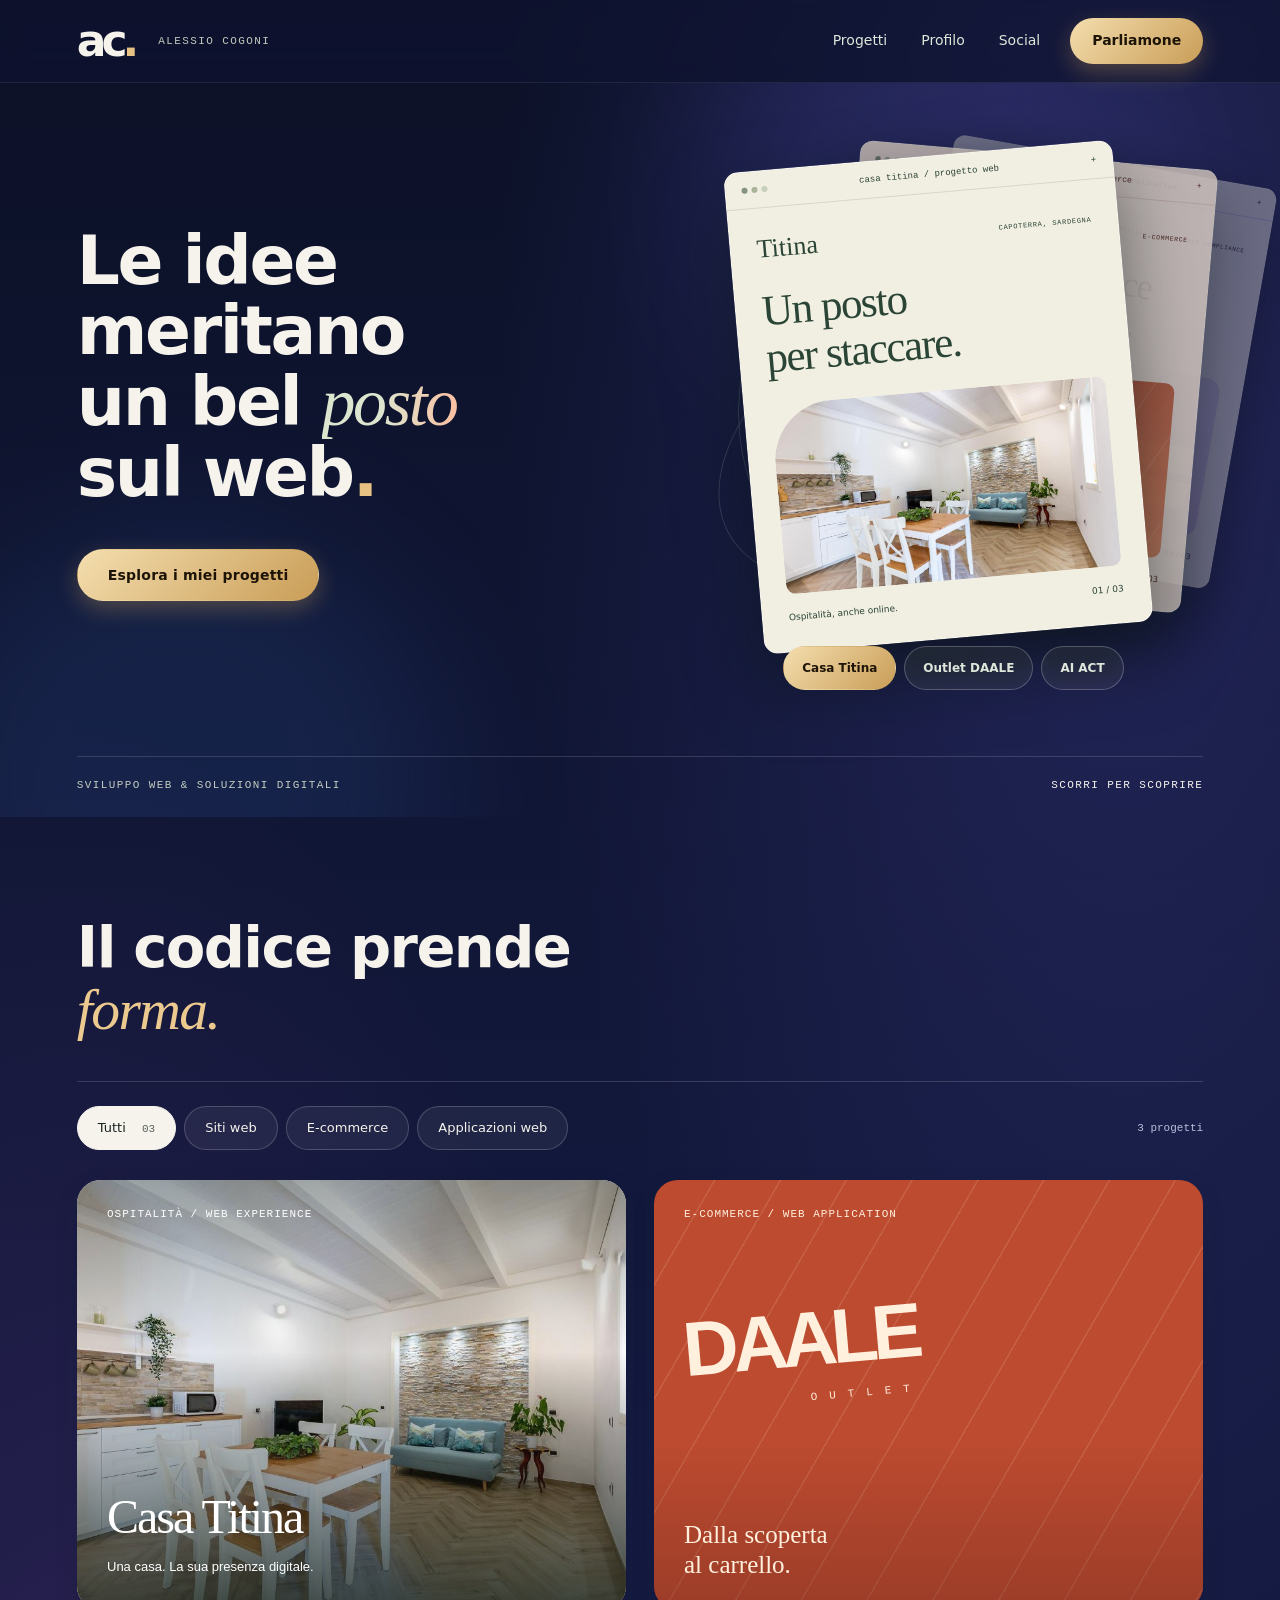
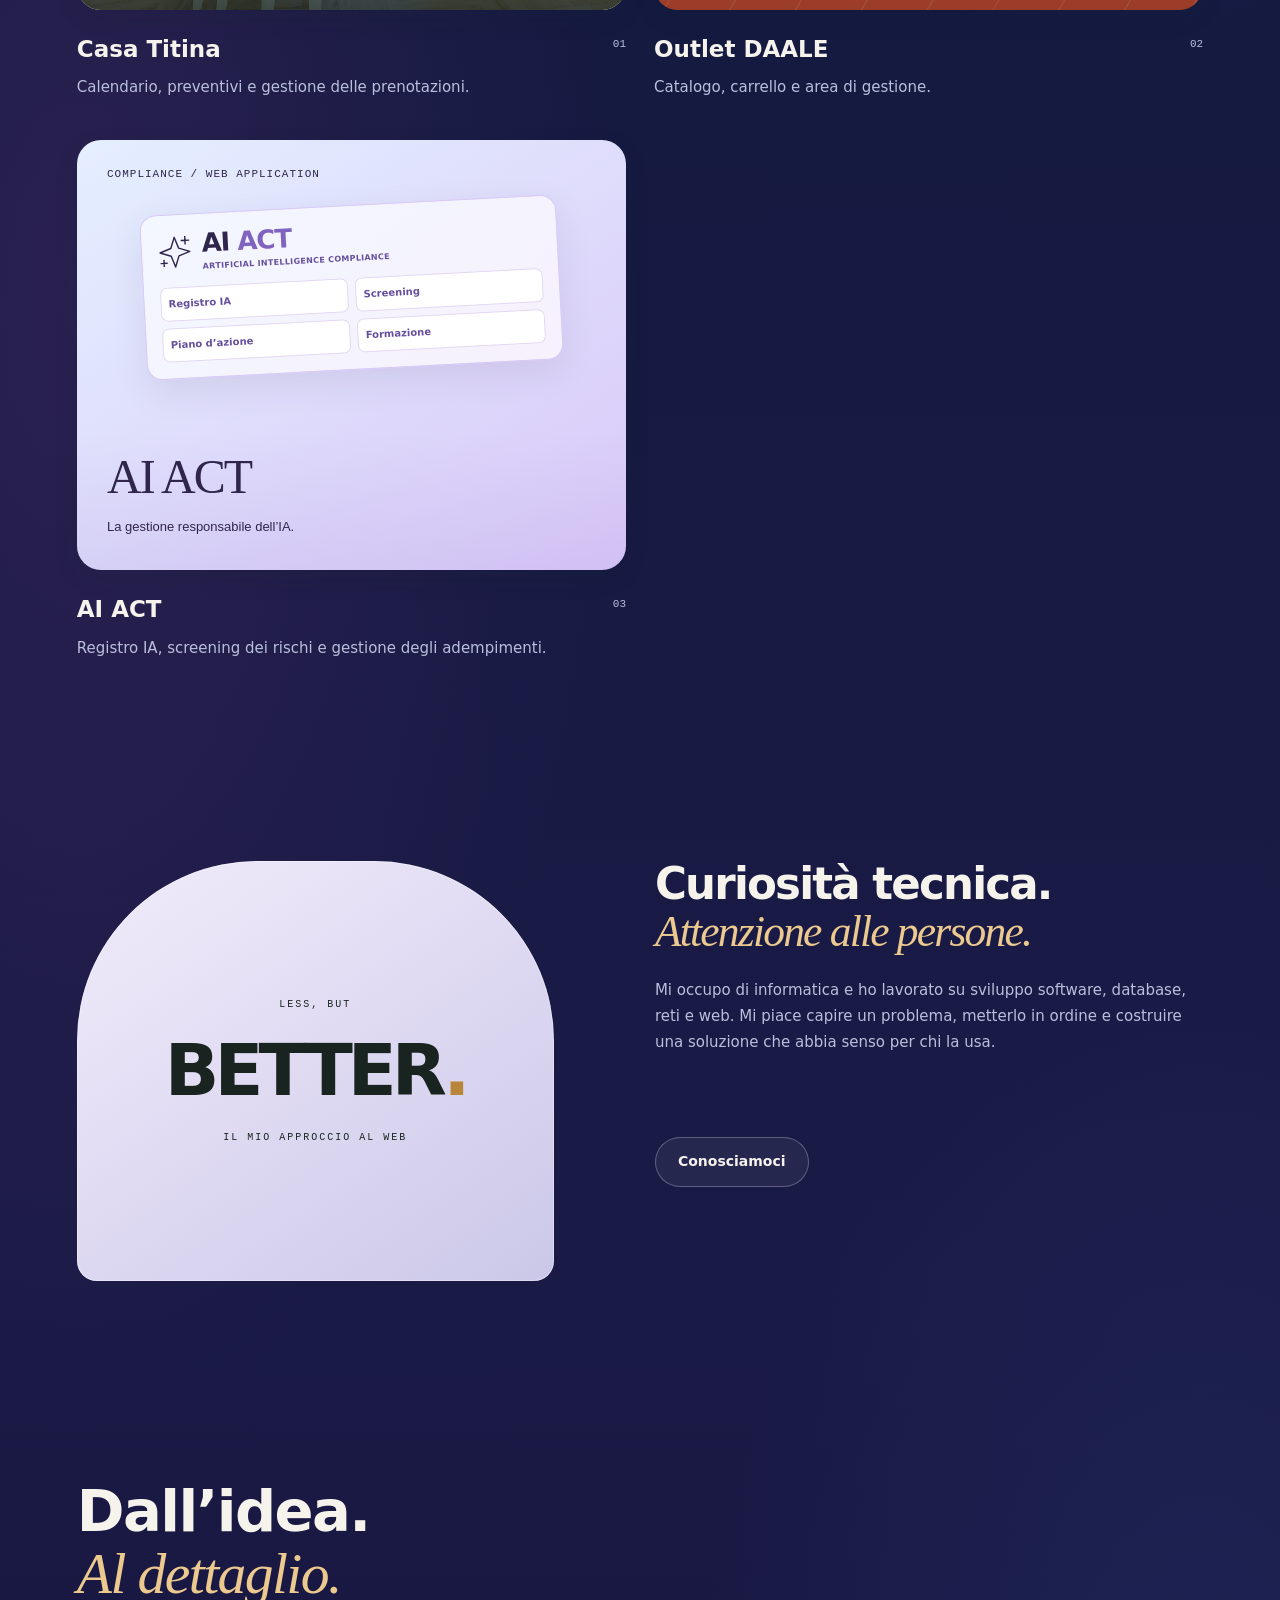
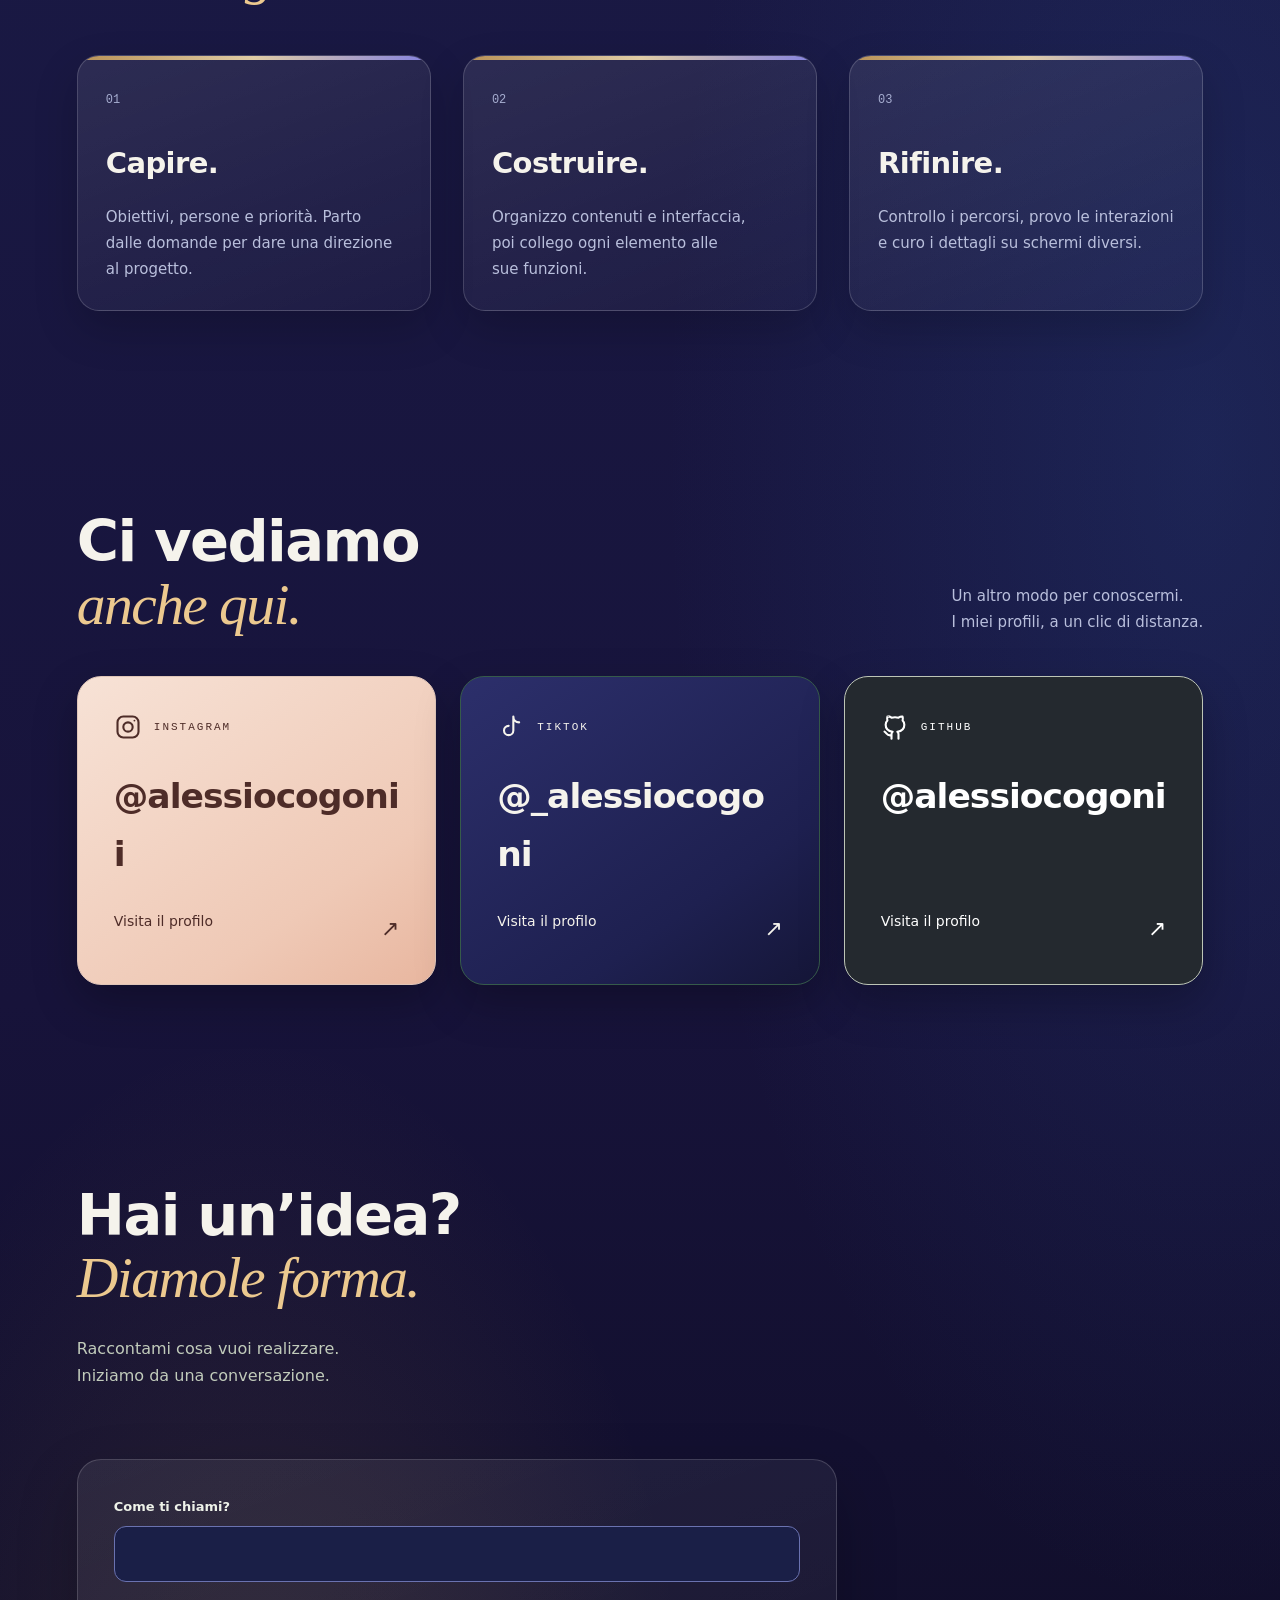
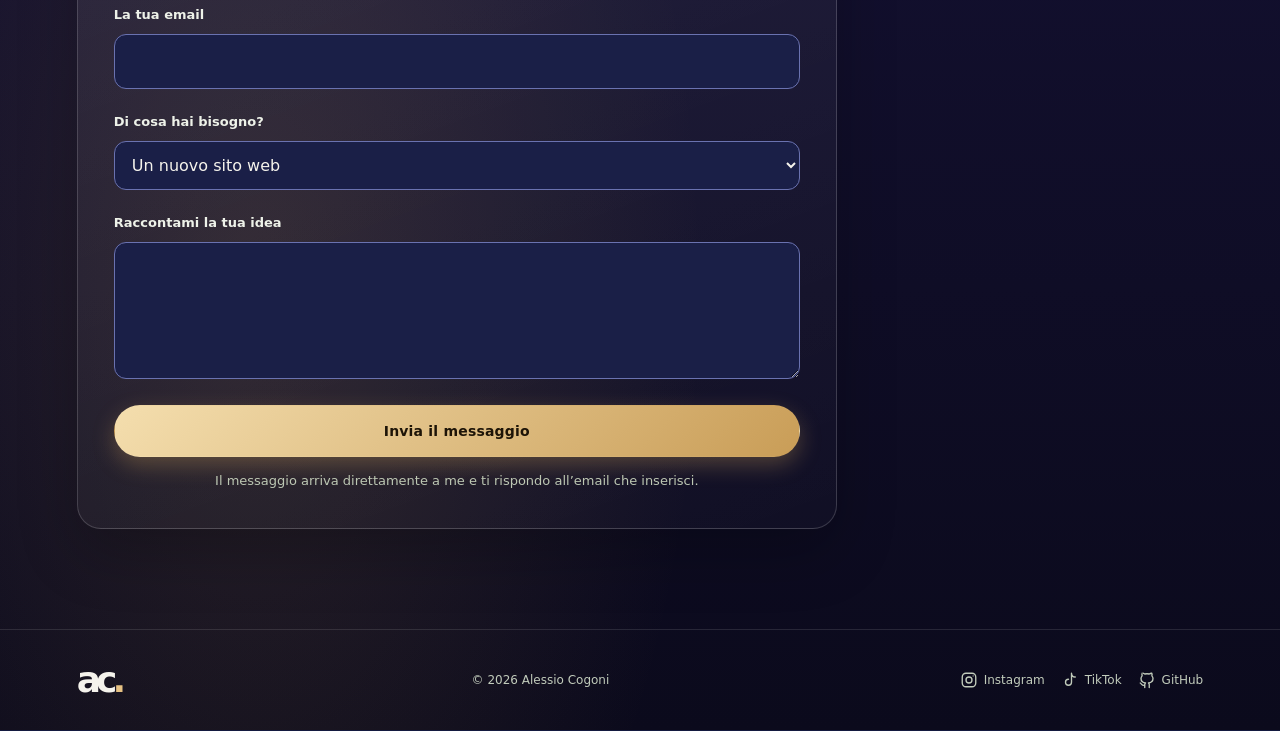
<file: index.html>
<!doctype html>
<html lang="it">
<head>
<meta charset="utf-8">
<meta name="viewport" content="width=device-width,initial-scale=1">
<meta name="description" content="Alessio Cogoni - Progetti web, e-commerce e soluzioni digitali">
<meta name="theme-color" content="#171919">
<title>Alessio Cogoni — Web Developer & Portfolio</title>
<link rel="icon" href="favicon.svg" type="image/svg+xml">
<link rel="stylesheet" href="style.css?v=ai-act-portfolio">
<link rel="stylesheet" href="animazioni.css?v=ai-act-portfolio">
<script>if(!matchMedia('(prefers-reduced-motion: reduce)').matches)document.documentElement.classList.add('anim')</script>
<script src="animazioni.js" defer></script>
<script src="portfolio.js?v=ai-act-portfolio" defer>
</script>
<style>
.social-grid {grid-template-columns:repeat(3,minmax(0,1fr))}
.social-platform {display:flex;align-items:center;gap:12px}
.profile-icon {flex-shrink:0;vertical-align:middle}
.github-card {background:#24292f;color:#fff}
.footer-social {display:flex;flex-wrap:wrap;gap:16px}
.footer-social a {display:inline-flex;align-items:center;gap:6px}
.footer-social .profile-icon {width:18px;height:18px}
@media(max-width:760px){.social-grid{grid-template-columns:1fr}}
</style>
</head>
<body>
<a class="skip" href="#progetti">Vai ai progetti</a>
<header class="topbar">
<a class="wordmark" href="#inizio" aria-label="Alessio Cogoni, inizio">ac<span>.</span>
</a>
<span class="nav-caption">ALESSIO COGONI</span>
<button class="menu-toggle" aria-expanded="false" aria-controls="navigation">Menu</button>
<nav id="navigation" aria-label="Navigazione principale">
<a href="#progetti">Progetti</a>
<a href="#profilo">Profilo</a>
<a href="#social">Social</a>
<a class="nav-contact" href="#contatti">Parliamone
</a>
</nav>
</header>
<main>
<section class="hero" id="inizio">
<div class="hero-grid">
<div class="hero-copy">
<h1>Le idee meritano<br>un bel <em>posto</em>
<br>sul web<span class="orange">.</span>
</h1>
<a class="button button-orange" href="#progetti">Esplora i miei progetti
</a>
</div>
<div class="hero-art" aria-label="Vetrina dei progetti in evidenza">
<div class="orbit orbit-one">
</div>
<div class="orbit orbit-two">
</div>

<div class="showcase" aria-roledescription="carosello" aria-label="Progetti in evidenza">
<div class="showcase-stage">
<a class="project-window showcase-card" data-demo="titina" data-name="Casa Titina" href="progetti/titina/" aria-label="Entra nel progetto Casa Titina">
<div class="window-toolbar">
<span class="window-dots" aria-hidden="true">
</span>
<span>casa titina / progetto web</span>
<span aria-hidden="true">+</span>
</div>
<div class="window-body">
<div class="mini-brand">Titina<span>CAPOTERRA, SARDEGNA</span>
</div>
<h2>Un posto<br>per staccare.</h2>
<img src="img/casa-titina-attuale.jpg" alt="Soggiorno di Casa Titina" width="640" height="420" fetchpriority="high">
<div class="window-bottom">
<span>Ospitalità, anche online.</span>
<span>01 / 03</span>
</div>
</div>
</a>
<a class="project-window showcase-card" data-demo="daale" data-name="Outlet DAALE" href="progetti/daale/" aria-label="Entra nel progetto Outlet DAALE">
<div class="window-toolbar">
<span class="window-dots" aria-hidden="true">
</span>
<span>outlet daale / progetto e-commerce</span>
<span aria-hidden="true">+</span>
</div>
<div class="window-body">
<div class="mini-brand">Outlet<span>E-COMMERCE</span>
</div>
<h2>Dalla scoperta<br>al carrello.</h2>
<div class="window-visual" aria-hidden="true"><b>DAALE</b><i>OUTLET</i></div>
<div class="window-bottom">
<span>Catalogo, carrello e area di gestione.</span>
<span>02 / 03</span>
</div>
</div>
</a>
<a class="project-window showcase-card" data-demo="ai-act" data-name="AI ACT" href="https://alessiocogoni.github.io/ai-act/" aria-label="Entra nel progetto AI ACT">
<div class="window-toolbar"><span class="window-dots" aria-hidden="true"></span><span>ai act / web application</span><span aria-hidden="true">+</span></div>
<div class="window-body">
<div class="mini-brand">AI ACT<span>ARTIFICIAL INTELLIGENCE COMPLIANCE</span></div>
<h2>La compliance<br>prende forma.</h2>
<span class="ai-preview" aria-hidden="true"><span class="ai-preview-head"><svg viewBox="0 0 48 48" fill="none" stroke="currentColor" stroke-width="2" stroke-linejoin="round" aria-hidden="true"><path d="M24 3l5.5 15.5L45 24l-15.5 5.5L24 45l-5.5-15.5L3 24l15.5-5.5L24 3Z"/><path d="M39 2v12M33 8h12M8 34v10m-5-5h10"/></svg><span>AI <b>ACT</b><small>ARTIFICIAL INTELLIGENCE COMPLIANCE</small></span></span><span class="ai-preview-grid"><span>Registro IA</span><span>Screening</span><span>Piano d’azione</span><span>Formazione</span></span></span>
<div class="window-bottom"><span>Dalla normativa alle attività.</span><span>03 / 03</span></div>
</div></a>
</div>
<div class="showcase-nav" role="group" aria-label="Scegli il progetto">
<button type="button" class="showcase-dot is-active" data-go="0" aria-label="Mostra Casa Titina" aria-pressed="true"><span>Casa Titina</span></button>
<button type="button" class="showcase-dot" data-go="1" aria-label="Mostra Outlet DAALE" aria-pressed="false"><span>Outlet DAALE</span></button>
<button type="button" class="showcase-dot" data-go="2" aria-label="Mostra AI ACT" aria-pressed="false"><span>AI ACT</span></button>
</div>
</div>
</div>
</div>
<div class="hero-bottom">
<span>SVILUPPO WEB & SOLUZIONI DIGITALI</span>
<a href="#progetti">SCORRI PER SCOPRIRE
</a>

</div>
</section>
<section class="work section" id="progetti">
<div class="section-heading">
<div>
<h2>Il codice prende<br>
<em>forma.</em>
</h2>
</div>

</div>
<div class="work-toolbar">
<div class="filters" role="group" aria-label="Filtra i progetti">
<button class="filter active" data-filter="all" aria-pressed="true">Tutti <span>03</span>
</button>
<button class="filter" data-filter="web" aria-pressed="false">Siti web</button>
<button class="filter" data-filter="commerce" aria-pressed="false">E-commerce</button>
<button class="filter" data-filter="application" aria-pressed="false">Applicazioni web</button>
</div>
<p id="filterCount" role="status" aria-live="polite">3 progetti</p>
</div>
<div class="project-grid">
<article class="project" data-category="web">
<button class="project-cover titina-cover" data-project="titina" aria-label="Scopri il progetto Casa Titina">
<img src="img/casa-titina-attuale.jpg" alt="Il soggiorno della casa vacanze Titina" loading="lazy" width="800" height="560">
<span class="cover-label">OSPITALITÀ / WEB EXPERIENCE</span>
<span class="cover-title">Casa Titina<span>Una casa. La sua presenza digitale.</span>
</span>
</button>
<div class="project-meta">
<div>
<h3>
<button data-project="titina">Casa Titina</button>
</h3>
<p>Calendario, preventivi e gestione delle prenotazioni.</p>
</div>
<span class="project-number">01</span>
</div>
</article>
<article class="project" data-category="commerce">
<button class="project-cover commerce-cover" data-project="daale" aria-label="Scopri il progetto Outlet DAALE">
<span class="cover-label">E-COMMERCE / WEB APPLICATION</span>
<span class="commerce-word" aria-hidden="true">DAALE<span>OUTLET</span>
</span>
<span class="commerce-lines" aria-hidden="true">
</span>
<span class="commerce-caption">Dalla scoperta<br>al carrello.</span>
</button>
<div class="project-meta">
<div>
<h3>
<button data-project="daale">Outlet DAALE</button>
</h3>
<p>Catalogo, carrello e area di gestione.</p>
</div>
<span class="project-number">02</span>
</div>
</article>
<article class="project" data-category="application">
<button class="project-cover ai-act-cover" data-project="ai-act" aria-label="Scopri il progetto AI ACT">
<span class="cover-label">COMPLIANCE / WEB APPLICATION</span>
<span class="ai-preview" aria-hidden="true"><span class="ai-preview-head"><svg viewBox="0 0 48 48" fill="none" stroke="currentColor" stroke-width="2" stroke-linejoin="round" aria-hidden="true"><path d="M24 3l5.5 15.5L45 24l-15.5 5.5L24 45l-5.5-15.5L3 24l15.5-5.5L24 3Z"/><path d="M39 2v12M33 8h12M8 34v10m-5-5h10"/></svg><span>AI <b>ACT</b><small>ARTIFICIAL INTELLIGENCE COMPLIANCE</small></span></span><span class="ai-preview-grid"><span>Registro IA</span><span>Screening</span><span>Piano d’azione</span><span>Formazione</span></span></span>
<span class="cover-title">AI ACT<span>La gestione responsabile dell’IA.</span></span>
</button>
<div class="project-meta"><div><h3><button data-project="ai-act">AI ACT</button></h3><p>Registro IA, screening dei rischi e gestione degli adempimenti.</p></div><span class="project-number">03</span></div>
</article>
</div>
</section>
<section class="about section" id="profilo">
<div class="about-mark" aria-hidden="true">
<span>LESS, BUT</span>
<strong>BETTER<span>.</span>
</strong>
<span>IL MIO APPROCCIO AL WEB</span>
</div>
<div class="about-copy">

<h2>Curiosità tecnica.<br>
<em>Attenzione alle persone.</em>
</h2>
<p>Mi occupo di informatica e ho lavorato su sviluppo software, database, reti e web. Mi piace capire un problema, metterlo in ordine e costruire una soluzione che abbia senso per chi la usa.</p>
<div class="skills" aria-label="Aree di competenza">
<span>Sviluppo web</span>
<span>Database</span>
<span>Software</span>
<span>Reti</span>
<span>Problem solving</span>
</div>
<a class="text-link" href="#contatti">Conosciamoci
</a>
</div>
</section>
<section class="process section" id="metodo">
<div class="section-heading">
<div>
<h2>Dall’idea.<br>
<em>Al dettaglio.</em>
</h2>
</div>
</div>
<div class="process-grid">
<article>
<span>01</span>
<h3>Capire.</h3>
<p>Obiettivi, persone e priorità. Parto dalle domande per dare una direzione al progetto.</p>
</article>
<article>
<span>02</span>
<h3>Costruire.</h3>
<p>Organizzo contenuti e interfaccia, poi collego ogni elemento alle sue funzioni.</p>
</article>
<article>
<span>03</span>
<h3>Rifinire.</h3>
<p>Controllo i percorsi, provo le interazioni e curo i dettagli su schermi diversi.</p>
</article>
</div>
</section>
<section class="social-section section" id="social" aria-labelledby="socialTitle">
<div class="section-heading"><div><h2 id="socialTitle">Ci vediamo<br><em>anche qui.</em></h2></div><p>Un altro modo per conoscermi.<br>I miei profili, a un clic di distanza.</p></div>
<div class="social-grid">
<a class="social-card instagram-card" href="https://www.instagram.com/alessiocogonii/" target="_blank" rel="noopener noreferrer" aria-label="Instagram alessiocogonii, si apre in una nuova scheda"><span class="social-platform"><svg class="profile-icon" viewBox="0 0 24 24" width="28" height="28" fill="none" stroke="currentColor" stroke-width="1.8" stroke-linecap="round" stroke-linejoin="round" aria-hidden="true"><rect x="3" y="3" width="18" height="18" rx="5"/><circle cx="12" cy="12" r="4"/><circle cx="17.5" cy="6.5" r=".8" fill="currentColor" stroke="none"/></svg>INSTAGRAM</span><strong>@alessiocogonii</strong><span class="social-action">Visita il profilo <span aria-hidden="true">&#8599;</span></span></a>
<a class="social-card tiktok-card" href="https://www.tiktok.com/@_alessiocogoni" target="_blank" rel="noopener noreferrer" aria-label="TikTok _alessiocogoni, si apre in una nuova scheda"><span class="social-platform"><svg class="profile-icon" viewBox="0 0 24 24" width="28" height="28" fill="none" stroke="currentColor" stroke-width="1.8" stroke-linecap="round" stroke-linejoin="round" aria-hidden="true"><path d="M14 3v12a4 4 0 1 1-4-4M14 3c0 3 2 5 5 5"/></svg>TIKTOK</span><strong>@_alessiocogoni</strong><span class="social-action">Visita il profilo <span aria-hidden="true">&#8599;</span></span></a>
<a class="social-card github-card" href="https://github.com/alessiocogoni" target="_blank" rel="noopener noreferrer" aria-label="GitHub alessiocogoni, si apre in una nuova scheda"><span class="social-platform"><svg class="profile-icon" viewBox="0 0 24 24" width="28" height="28" fill="none" stroke="currentColor" stroke-width="1.8" stroke-linecap="round" stroke-linejoin="round" aria-hidden="true"><path d="M9 19c-4 1-4-2-6-3m12 6v-4a3 3 0 0 0-1-2c3-.4 6-1.5 6-6a5 5 0 0 0-1.5-3.5 5 5 0 0 0-.1-3.5S17 2.7 15 4a12 12 0 0 0-6 0C7 2.7 5.6 3 5.6 3a5 5 0 0 0-.1 3.5A5 5 0 0 0 4 10c0 4.5 3 5.6 6 6a3 3 0 0 0-1 2v4"/></svg>GITHUB</span><strong>@alessiocogoni</strong><span class="social-action">Visita il profilo <span aria-hidden="true">&#8599;</span></span></a>
</div></section>
<section class="contact section" id="contatti">
<div class="contact-intro">
<h2>Hai un’idea?<br>
<em>Diamole forma.</em>
</h2>
<p>Raccontami cosa vuoi realizzare.<br>Iniziamo da una conversazione.</p>
</div>
<form id="contactForm">
<label for="contactName">Come ti chiami?</label>
<input id="contactName" name="name" autocomplete="name" required maxlength="100">
<label for="contactEmail">La tua email</label>
<input id="contactEmail" name="email" type="email" autocomplete="email" inputmode="email" required maxlength="150">
<label for="contactType">Di cosa hai bisogno?</label>
<select id="contactType" name="type">
<option>Un nuovo sito web</option>
<option>Un e-commerce</option>
<option>Migliorare un progetto esistente</option>
<option>Una collaborazione</option>
</select>
<label for="contactMessage">Raccontami la tua idea</label>
<textarea id="contactMessage" name="message" rows="4" required maxlength="3000"></textarea>
<div aria-hidden="true" style="position:absolute;left:-9999px;height:0;overflow:hidden"><label for="contactWebsite">Non compilare questo campo</label><input id="contactWebsite" name="_honey" tabindex="-1" autocomplete="off"></div>
<button class="button button-orange" type="submit">Invia il messaggio</button>
<p id="contactStatus" role="status" aria-live="polite"></p>
<p class="small-note">Il messaggio arriva direttamente a me e ti rispondo all’email che inserisci.</p>
</form>
</section>
</main>
<footer>
<a class="wordmark" href="#inizio" aria-label="Torna all’inizio">ac<span>.</span>
</a>
<p>© <span id="year">2026</span> Alessio Cogoni</p>
<div class="footer-social"><a href="https://www.instagram.com/alessiocogonii/" target="_blank" rel="noopener noreferrer"><svg class="profile-icon" viewBox="0 0 24 24" width="28" height="28" fill="none" stroke="currentColor" stroke-width="1.8" stroke-linecap="round" stroke-linejoin="round" aria-hidden="true"><rect x="3" y="3" width="18" height="18" rx="5"/><circle cx="12" cy="12" r="4"/><circle cx="17.5" cy="6.5" r=".8" fill="currentColor" stroke="none"/></svg>Instagram</a><a href="https://www.tiktok.com/@_alessiocogoni" target="_blank" rel="noopener noreferrer"><svg class="profile-icon" viewBox="0 0 24 24" width="28" height="28" fill="none" stroke="currentColor" stroke-width="1.8" stroke-linecap="round" stroke-linejoin="round" aria-hidden="true"><path d="M14 3v12a4 4 0 1 1-4-4M14 3c0 3 2 5 5 5"/></svg>TikTok</a><a href="https://github.com/alessiocogoni" target="_blank" rel="noopener noreferrer"><svg class="profile-icon" viewBox="0 0 24 24" width="28" height="28" fill="none" stroke="currentColor" stroke-width="1.8" stroke-linecap="round" stroke-linejoin="round" aria-hidden="true"><path d="M9 19c-4 1-4-2-6-3m12 6v-4a3 3 0 0 0-1-2c3-.4 6-1.5 6-6a5 5 0 0 0-1.5-3.5 5 5 0 0 0-.1-3.5S17 2.7 15 4a12 12 0 0 0-6 0C7 2.7 5.6 3 5.6 3a5 5 0 0 0-.1 3.5A5 5 0 0 0 4 10c0 4.5 3 5.6 6 6a3 3 0 0 0-1 2v4"/></svg>GitHub</a></div>
</footer>
<dialog id="projectDialog" aria-labelledby="dialogTitle">
<div class="dialog-top">
<span id="dialogCategory" class="eyebrow">
</span>
<button id="closeDialog" class="dialog-close" aria-label="Chiudi dettagli progetto">Chiudi</button>
</div>
<h2 id="dialogTitle">
</h2>
<p id="dialogIntro" class="dialog-intro">
</p>
<div id="dialogContent">
</div>
<div class="dialog-actions" id="dialogActions">
</div>
</dialog>
<noscript>
<p class="noscript">Per aprire i dettagli e usare i filtri abilita JavaScript. Puoi contattarmi direttamente via email o telefono.</p>
</noscript>
</body>
</html>
</file>
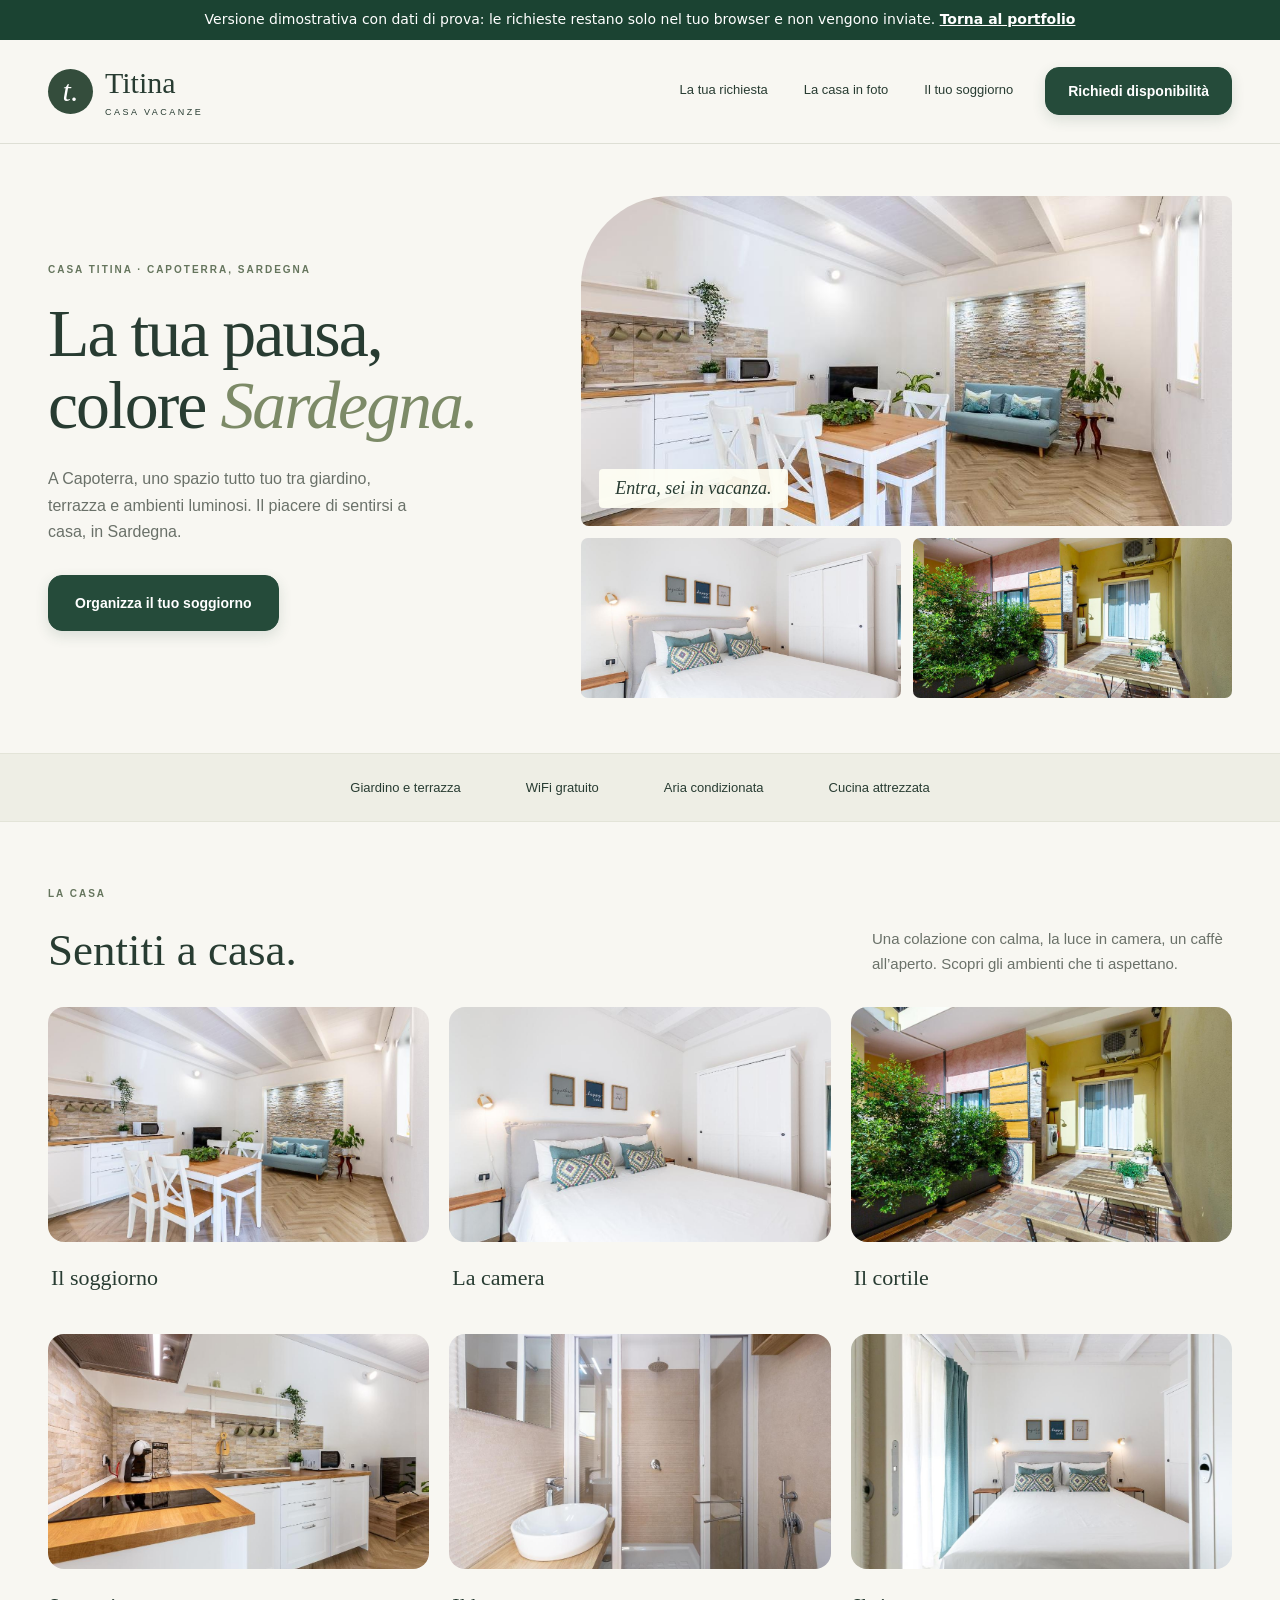
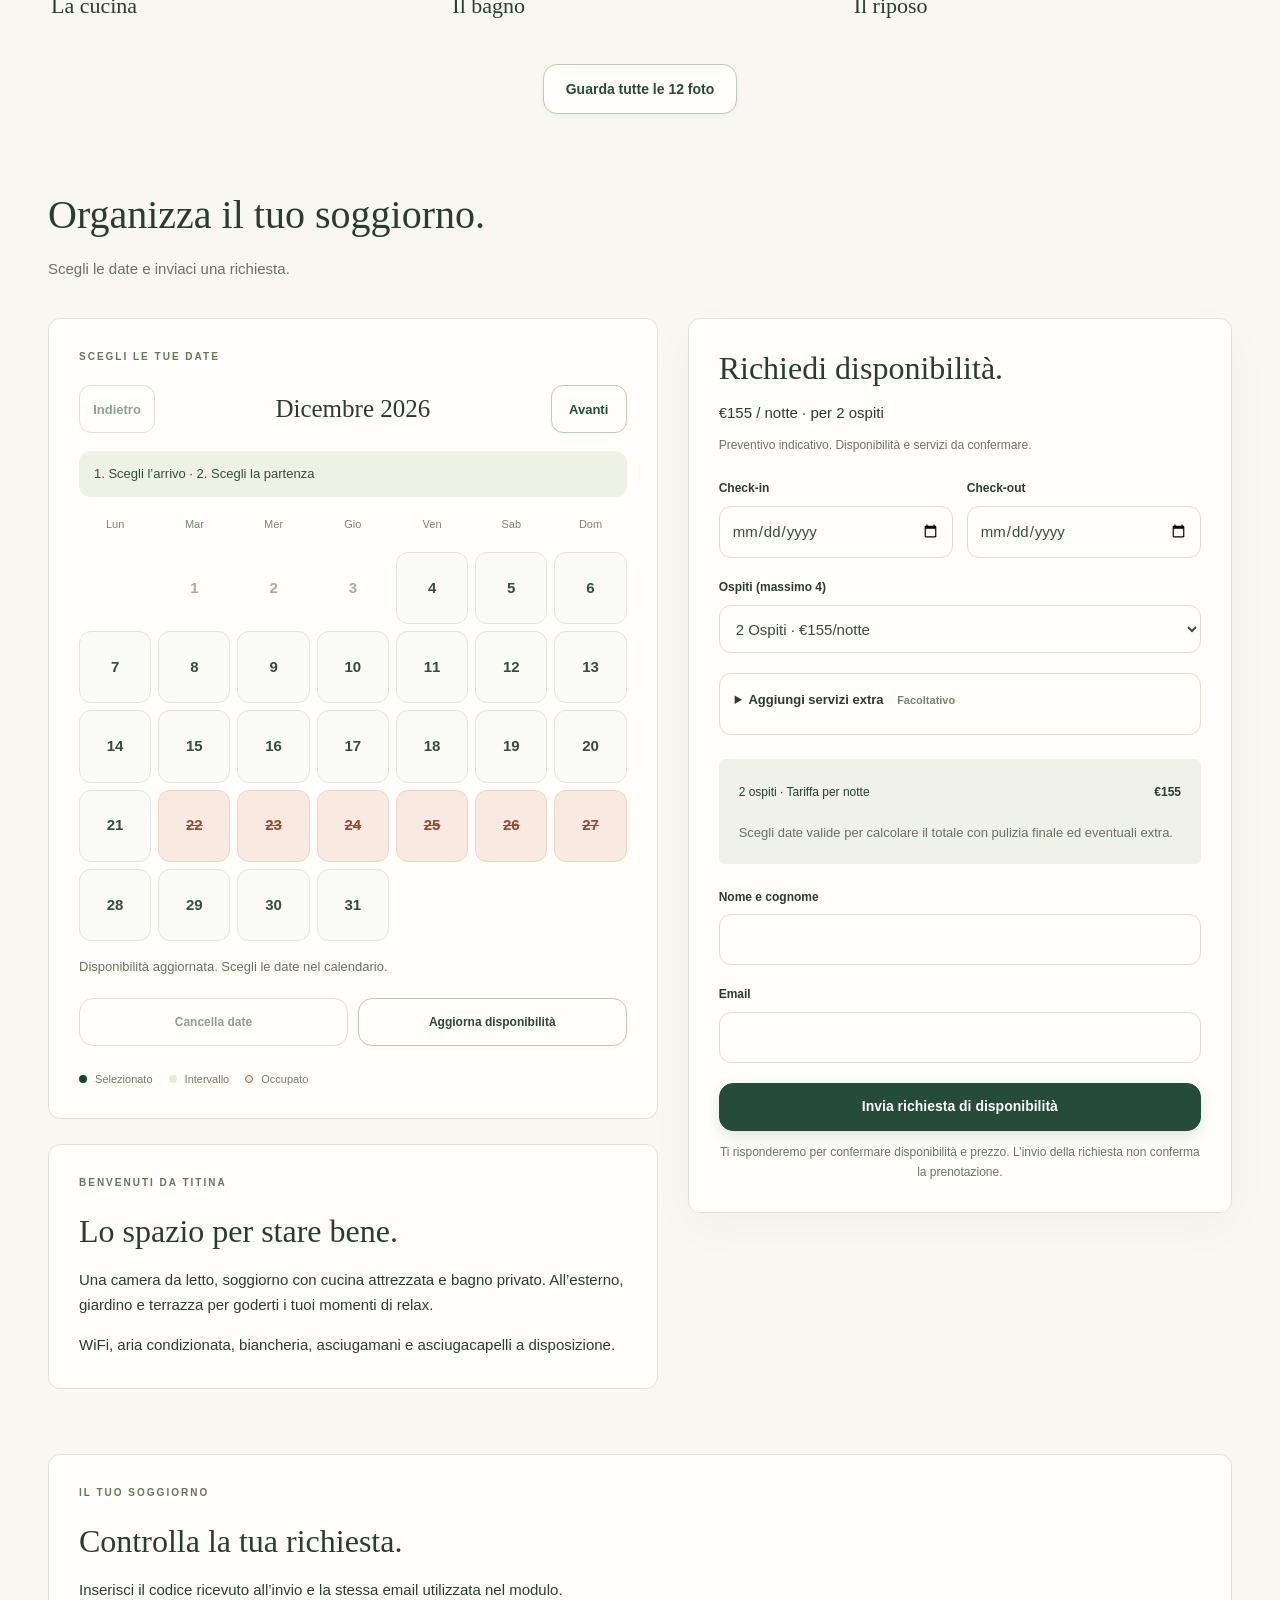
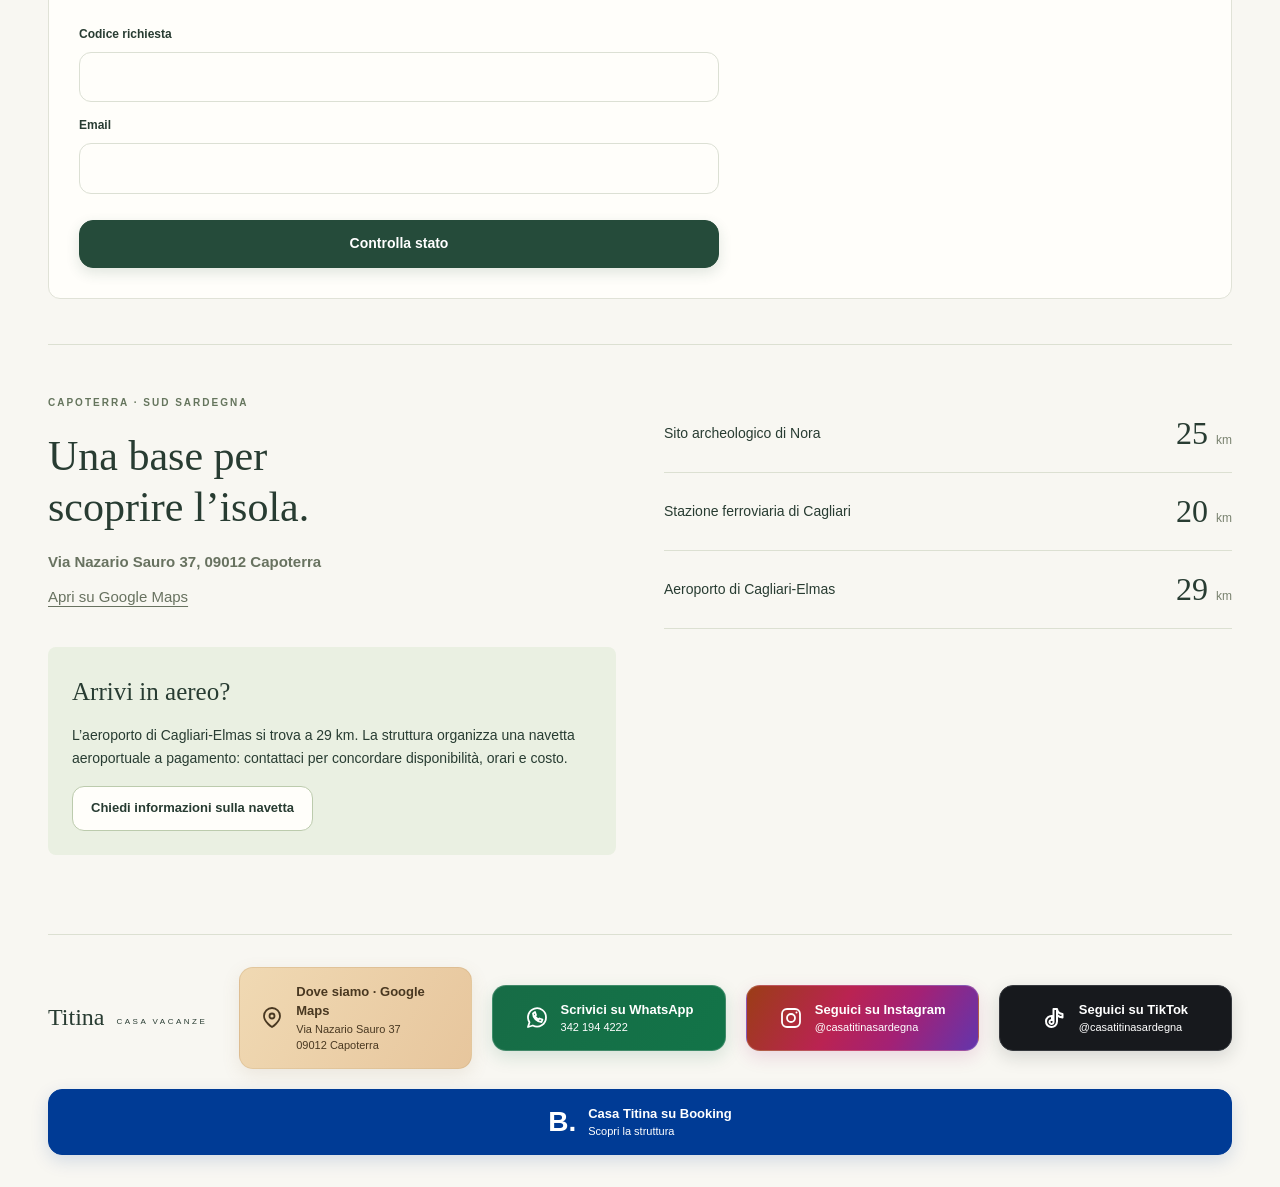
<file: progetti/titina/index.html>
<!DOCTYPE html>
<html lang="it">
<head>
  <meta charset="UTF-8">
  <meta name="viewport" content="width=device-width, initial-scale=1.0">
  <title>Casa Titina a Capoterra | Casa vacanze in Sardegna</title>
  <meta name="description" content="Casa Titina a Capoterra: appartamento con una camera, giardino, terrazza, WiFi gratuito e aria condizionata. Richiedi disponibilità per il tuo soggiorno in Sardegna.">
  <link rel="stylesheet" href="style.css">
<meta name="theme-color" content="#1b4332"><script src="demo-api.js"></script><link rel="icon" href="../../favicon.svg" type="image/svg+xml">
</head>
<body class="guest-site">
  <a class="skip-link" href="#contenuto">Vai al contenuto</a>

  <!-- Barra di Navigazione -->
  <nav class="navbar">
    <a href="#" class="brand"><span class="brand-icon">t.</span><span>Titina<small>CASA VACANZE</small></span></a>
    <div class="nav-links">
      <a href="#stato-richiesta">La tua richiesta</a><a href="#galleria">La casa in foto</a><a href="#calendario">Il tuo soggiorno</a>
      <a href="#prenota" class="guest-booking-link">Richiedi disponibilità</a>
    </div>
  </nav>

  <!-- Hero Section -->
  <header class="hero" id="casa">
    <div class="hero-copy"><p class="eyebrow">CASA TITINA · CAPOTERRA, SARDEGNA</p><h1>La tua pausa,<br>colore <em>Sardegna.</em></h1><p>A Capoterra, uno spazio tutto tuo tra giardino, terrazza e ambienti luminosi. Il piacere di sentirsi a casa, in Sardegna.</p><a class="btn-primary hero-cta" href="#prenota">Organizza il tuo soggiorno </a></div>
    <div class="hero-mosaic"><a href="#galleria" class="mosaic-main"><img src="images/379714729.jpg" alt="Il soggiorno di Casa Titina" width="1024" height="683" fetchpriority="high"><span>Entra, sei in vacanza.</span></a><img class="mosaic-small" src="images/379714465.jpg" alt="La camera matrimoniale" width="1024" height="683"><img class="mosaic-small" src="images/379714674.jpg" alt="Il cortile della casa" width="1024" height="683"></div>
  </header>
  <div class="amenities"><span>Giardino e terrazza</span><span>WiFi gratuito</span><span>Aria condizionata</span><span>Cucina attrezzata</span></div>
  <main class="container" id="contenuto"><section class="photo-section" id="galleria"><div class="section-heading"><div><p class="eyebrow">LA CASA</p><h2>Sentiti a casa.</h2></div><p>Una colazione con calma, la luce in camera, un caffè all’aperto. Scopri gli ambienti che ti aspettano.</p></div><div class="photo-grid"><button class="photo-tile" data-photo="0" aria-label="Ingrandisci: Il soggiorno"><img src="images/379714729.jpg" alt="Soggiorno con cucina a vista, travi bianche e divano azzurro" loading="lazy" decoding="async" width="1024" height="683"><span>Il soggiorno </span></button><button class="photo-tile" data-photo="1" aria-label="Ingrandisci: La camera"><img src="images/379714465.jpg" alt="Camera matrimoniale luminosa con dettagli naturali" loading="lazy" decoding="async" width="1024" height="683"><span>La camera </span></button><button class="photo-tile" data-photo="2" aria-label="Ingrandisci: Il cortile"><img src="images/379714674.jpg" alt="Cortile esterno con tavolino e piante" loading="lazy" decoding="async" width="1024" height="683"><span>Il cortile </span></button><button class="photo-tile" data-photo="3" aria-label="Ingrandisci: La cucina"><img src="images/379714534.jpg" alt="Cucina attrezzata con piano in legno" loading="lazy" decoding="async" width="1024" height="683"><span>La cucina </span></button><button class="photo-tile" data-photo="4" aria-label="Ingrandisci: Il bagno"><img src="images/379714631.jpg" alt="Bagno con lavabo e doccia" loading="lazy" decoding="async" width="1024" height="683"><span>Il bagno </span></button><button class="photo-tile" data-photo="5" aria-label="Ingrandisci: Il riposo"><img src="images/379714637.jpg" alt="Vista della camera matrimoniale" loading="lazy" decoding="async" width="1024" height="683"><span>Il riposo </span></button></div><button class="btn-outline gallery-all" data-photo="0">Guarda tutte le 12 foto</button></section>
    


    <div class="section-intro"><h2>Organizza il tuo soggiorno.</h2><p>Scegli le date e inviaci una richiesta.</p></div><div class="grid-layout">
      <!-- Colonna Sinistra: Info & Calendario -->
      <div>
        <div class="card" id="calendario">
          <p class="eyebrow">SCEGLI LE TUE DATE</p><div class="calendar-header">
            <button aria-label="Mese precedente" id="prevMonthBtn" class="btn-outline">Indietro</button>
            <h2 id="calendarMonthTitle" style="margin:0;">Calendario</h2>
            <button aria-label="Mese successivo" id="nextMonthBtn" class="btn-outline">Avanti</button>
          </div>
          <p id="calendarSelection" class="calendar-selection" aria-live="polite">1. Scegli l’arrivo · 2. Scegli la partenza</p><div id="calendarGrid" class="calendar-grid"></div><div class="calendar-actions"><button id="clearDatesBtn" type="button" class="btn-outline" disabled>Cancella date</button><button id="retryCalendarBtn" type="button" class="btn-outline">Aggiorna disponibilità</button></div>
          <div class="legend">
            <span><i class="dot" style="background:#1b4332;"></i> Selezionato</span>
            <span><i class="dot" style="background:#e6ecdd;"></i> Intervallo</span>
            <span><i class="dot" style="background:#f6e9e0; border:1px solid #a25742;"></i> Occupato</span>
          </div>
        </div>

        <div class="card">
          <p class="eyebrow">BENVENUTI DA TITINA</p><h2>Lo spazio per stare bene.</h2>
          <p>Una camera da letto, soggiorno con cucina attrezzata e bagno privato. All’esterno, giardino e terrazza per goderti i tuoi momenti di relax.</p>
          <p style="margin-top:16px">WiFi, aria condizionata, biancheria, asciugamani e asciugacapelli a disposizione.</p>
        </div>
      </div>

      <!-- Colonna Destra: Modulo Prenotazione & Preventivo -->
      <div class="card" id="prenota">
        <h2>Richiedi disponibilità.</h2><p class="rate"><strong>€155</strong> / notte · per 2 ospiti</p><p class="muted">Preventivo indicativo. Disponibilità e servizi da confermare.</p>
        <form id="bookingForm">
          <div class="form-row form-group">
            <div>
              <label for="checkIn">Check-in</label>
              <input type="date" id="checkIn" required>
            </div>
            <div>
              <label for="checkOut">Check-out</label>
              <input type="date" id="checkOut" required>
            </div>
          </div>

          <div class="form-group">
            <label for="guests">Ospiti (massimo 4)</label>
            <select id="guests">
              <option value="1">1 Ospite · €60/notte</option>
              <option value="2" selected>2 Ospiti · €155/notte</option>
              <option value="3">3 Ospiti · €200/notte</option>
              <option value="4">4 Ospiti · €250/notte</option>
            </select>
          </div>

          <details class="optional-extras"><summary>Aggiungi servizi extra <span>Facoltativo</span></summary>
          <div class="extras-list">
            <label class="extra-item">
              <span><input type="checkbox" class="extra-checkbox" value="breakfast"> Cesto Colazione Tipica</span>
              <strong>+€15/notte</strong>
            </label>
            <label class="extra-item">
              <span><input type="checkbox" class="extra-checkbox" value="ebike"> Noleggio 2 E-Bike</span>
              <strong>+€40</strong>
            </label>
            <label class="extra-item">
              <span><input type="checkbox" class="extra-checkbox" value="pets"> Supplemento Animali</span>
              <strong>+€25</strong>
            </label>
          </div>

          </details>

          <div id="formMessage" role="status" aria-live="polite"></div><div id="priceSummary" class="price-box" role="status" aria-live="polite"></div>

          <div class="form-group">
            <label for="guestName">Nome e cognome</label>
            <input type="text" maxlength="100" autocomplete="name" id="guestName" required>
          </div>

          <div class="form-group">
            <label for="guestEmail">Email</label>
            <input type="email" autocomplete="email" id="guestEmail" required>
          </div>

          <button type="submit" class="btn-primary" disabled>Invia richiesta di disponibilità</button>
        <p class="form-note">Ti risponderemo per confermare disponibilità e prezzo. L’invio della richiesta non conferma la prenotazione.</p></form>
        <div id="voucherContainer" class="hidden" role="status" aria-live="polite"></div>
      </div>
    </div>

    <section class="card request-status" id="stato-richiesta"><p class="eyebrow">IL TUO SOGGIORNO</p><h2>Controlla la tua richiesta.</h2><p>Inserisci il codice ricevuto all’invio e la stessa email utilizzata nel modulo.</p><form id="statusForm"><label for="requestId">Codice richiesta</label><input id="requestId" required maxlength="100"><label for="requestEmail">Email</label><input id="requestEmail" type="email" required autocomplete="email"><button class="btn-primary">Controlla stato</button></form><div id="requestResult" role="status" aria-live="polite"></div></section>
    <section id="posizione" class="location-section" aria-labelledby="locationTitle">
      <div class="location-copy"><p class="eyebrow">CAPOTERRA · SUD SARDEGNA</p><h2 id="locationTitle">Una base per<br>scoprire l’isola.</h2><p><strong>Via Nazario Sauro 37, 09012 Capoterra</strong><br><a href="https://www.google.com/maps/search/?api=1&amp;query=Via%20Nazario%20Sauro%2037%2C%2009012%20Capoterra%2C%20Italia" target="_blank" rel="noopener noreferrer" style="text-decoration:underline;text-underline-offset:4px">Apri su Google Maps</a></p><div class="transfer-note"><h3>Arrivi in aereo?</h3><p>L’aeroporto di Cagliari-Elmas si trova a 29 km. La struttura organizza una navetta aeroportuale a pagamento: contattaci per concordare disponibilità, orari e costo.</p><a href="https://wa.me/393421944222?text=Buongiorno%2C%20vorrei%20informazioni%20sulla%20navetta%20aeroportuale%20per%20Casa%20Titina." target="_blank" rel="noopener">Chiedi informazioni sulla navetta</a></div></div>
      <dl class="distance-list"><div><dt>Sito archeologico di Nora</dt><dd>25 <span>km</span></dd></div><div><dt>Stazione ferroviaria di Cagliari</dt><dd>20 <span>km</span></dd></div><div><dt>Aeroporto di Cagliari-Elmas</dt><dd>29 <span>km</span></dd></div></dl>
    </section>
  </main>

  <footer><a class="brand" href="#">Titina <small>CASA VACANZE</small></a><a class="footer-button location-button" href="https://www.google.com/maps/search/?api=1&amp;query=Via%20Nazario%20Sauro%2037%2C%2009012%20Capoterra%2C%20Italia" target="_blank" rel="noopener noreferrer" aria-label="Apri su Google Maps: Via Nazario Sauro 37, 09012 Capoterra (nuova scheda)"><svg aria-hidden="true" focusable="false" viewBox="0 0 24 24" width="24" height="24" fill="none" stroke="currentColor" stroke-width="1.8" stroke-linecap="round" stroke-linejoin="round"><path d="M20 10c0 6-8 11-8 11S4 16 4 10a8 8 0 1 1 16 0Z"/><circle cx="12" cy="10" r="2.5"/></svg><span><strong>Dove siamo · Google Maps</strong><small>Via Nazario Sauro 37<br>09012 Capoterra</small></span></a><a class="footer-button whatsapp-button" href="https://wa.me/393421944222" target="_blank" rel="noopener noreferrer" aria-label="Scrivici su WhatsApp al 342 194 4222 (si apre in una nuova scheda)"><svg aria-hidden="true" focusable="false" viewBox="0 0 24 24" width="24" height="24" fill="none" stroke="currentColor" stroke-width="1.8" stroke-linecap="round" stroke-linejoin="round"><path d="M21 11.5a9 9 0 0 1-13.2 8L3 21l1.5-4.8A9 9 0 1 1 21 11.5Z"/><path d="M8 7.5c0 4.5 4 8.5 8.5 8.5l1-2.5-3-1-1 1c-1.5-.7-2.8-2-3.5-3.5l1-1-1-3Z"/></svg><span><strong>Scrivici su WhatsApp</strong><small>342 194 4222</small></span></a><a class="instagram-button" href="https://www.instagram.com/casatitinasardegna/" target="_blank" rel="noopener noreferrer" aria-label="Segui @casatitinasardegna su Instagram (si apre in una nuova scheda)"><svg aria-hidden="true" focusable="false" viewBox="0 0 24 24" width="24" height="24" fill="none" stroke="currentColor" stroke-width="1.8" stroke-linecap="round" stroke-linejoin="round"><rect x="3" y="3" width="18" height="18" rx="5"/><circle cx="12" cy="12" r="4"/><circle cx="17.5" cy="6.5" r="1" fill="currentColor" stroke="none"/></svg><span><strong>Seguici su Instagram</strong><small>@casatitinasardegna</small></span></a><a class="footer-button tiktok-button" href="https://www.tiktok.com/@casatitinasardegna" target="_blank" rel="noopener noreferrer" aria-label="Segui @casatitinasardegna su TikTok (si apre in una nuova scheda)"><svg aria-hidden="true" focusable="false" viewBox="0 0 24 24" width="24" height="24" fill="none" stroke="currentColor" stroke-width="2" stroke-linecap="round" stroke-linejoin="round"><path d="M14 3v12.5a5.5 5.5 0 1 1-5-5.48V14a2 2 0 1 0 1.5 1.94V3h3.5c.5 3 2.3 4.8 5.5 5v3.5A9 9 0 0 1 14 9"/></svg><span><strong>Seguici su TikTok</strong><small>@casatitinasardegna</small></span></a><a class="footer-button booking-button" href="https://www.booking.com/hotel/it/casa-titina-capoterra.it.html" target="_blank" rel="noopener noreferrer" aria-label="Vedi Casa Titina su Booking.com (si apre in una nuova scheda)"><span class="booking-mark" aria-hidden="true">B.</span><span><strong>Casa Titina su Booking</strong><small>Scopri la struttura</small></span></a></footer>
  <dialog id="photoDialog" aria-label="Galleria fotografica Casa Titina"><button id="closePhoto" class="light-close" aria-label="Chiudi galleria">Chiudi</button><img id="largePhoto" alt=""><div class="light-controls"><button id="previousPhoto" aria-label="Foto precedente">Precedente</button><p id="photoCaption" aria-live="polite"></p><button id="nextPhoto" aria-label="Foto successiva">Successiva</button></div></dialog><noscript><p class="card">Per usare il calendario abilita JavaScript, oppure <a href="https://wa.me/393421944222">contattaci su WhatsApp</a>.</p></noscript><script src="connection.js"></script><script src="gallery.js"></script>
  <!-- Micro-file JavaScript collegati in ordine -->
  <script src="config.js"></script>
  <script src="storage.js"></script>
  <script src="pricing.js"></script>
  <script src="calendar.js"></script>
  <script src="app.js"></script>
</body>
</html>
</file>
<file: style.css>
@charset "UTF-8";

/* Colori e misure condivisi */
:root {
  --ink: #192420;
  --paper: #f5f3ec;
  --muted: #626d65;
  --line: #d5dbd0;
  --orange: #f28c65;
  --white: #fffef9;
  --radius: 20px;
  --space: clamp(24px, 6vw, 96px);
}
* { box-sizing: border-box; }
html { scroll-behavior: smooth; scroll-padding-top: 100px; }
body { margin: 0; background: var(--paper); color: var(--ink); font: 16px/1.65 Arial, Helvetica, sans-serif; }
button, input, select, textarea { font: inherit; }
button { cursor: pointer; color: inherit; }
button:disabled { cursor: wait; opacity: .6; }
a { color: inherit; text-decoration: none; }
a, button { touch-action: manipulation; }
img { display: block; max-width: 100%; }
h1, h2, h3, p { margin: 0; }
button:focus-visible, a:focus-visible, input:focus-visible, textarea:focus-visible, select:focus-visible {
  outline: 3px solid #c65b32; outline-offset: 5px;
}
::selection { background: #f4aa87; color: #192420; }
.skip { position: fixed; top: -90px; left: 20px; z-index: 100; padding: 12px 20px; background: var(--orange); border-radius: 8px; }
.skip:focus { top: 12px; }
.eyebrow, .edition { font: 11px/1.5 monospace; letter-spacing: 1.5px; }
.section { max-width: 1500px; padding: 100px var(--space); margin: auto; }
h2 { font-size: clamp(36px, 4.5vw, 64px); line-height: 1.08; letter-spacing: -2.5px; font-weight: 500; }
h1 em, h2 em { font-family: Georgia, serif; font-weight: 400; }

/* Navigazione */
.topbar { display: flex; align-items: center; gap: 24px; min-height: 88px; padding: 18px var(--space); background: var(--ink); color: var(--paper); border-bottom: 1px solid #ffffff1c; }
.wordmark { font-size: 44px; line-height: 1; font-weight: 800; letter-spacing: -5px; }
.wordmark span, .orange { color: var(--orange); }
.nav-caption { font: 9px/1.7 monospace; letter-spacing: 1px; color: #c0c9bc; }
.topbar nav { display: flex; align-items: center; gap: 28px; margin-left: auto; font-size: 13px; }
.topbar nav a { padding: 10px 0; }
.topbar nav a:hover { color: var(--orange); }
.topbar nav .nav-contact { padding: 10px 20px; border: 1px solid #7a8b7c; border-radius: 40px; }
.nav-contact span { margin-left: 12px; }
.menu-toggle { display: none; }

/* Introduzione e anteprima del progetto */
.hero { padding: 30px var(--space) 0; color: var(--paper); background: radial-gradient(ellipse at 80% 45%, #354c3e 0, transparent 55%), var(--ink); overflow: hidden; }
.hero-bottom { display: flex; justify-content: space-between; gap: 20px; }
.hero-grid { display: grid; grid-template-columns: 1.1fr 1fr; gap: 7%; align-items: center; padding: 58px 0 72px; max-width: 1308px; margin: auto; }
.hero h1 { font-size: clamp(50px, 6.1vw, 88px); font-weight: 500; line-height: 1.04; letter-spacing: -4.8px; }
.hero h1 em { color: #dce5ce; }
.hero-copy > p { max-width: 420px; font-size: 16px; line-height: 1.8; color: #c4cec0; margin: 30px 0; }
.button { display: inline-flex; align-items: center; justify-content: center; gap: 24px; min-height: 50px; padding: 15px 23px; border: 1px solid transparent; border-radius: 40px; font-size: 13px; font-weight: 600; transition: background .2s, transform .2s; }
.button:hover { transform: translateY(-2px); }
.button-orange { background: var(--orange); color: var(--ink); }
.button-orange:hover { background: #ffab83; }
.hero-art { position: relative; min-height: 490px; display: grid; place-items: center; isolation: isolate; }
.orbit { position: absolute; width: 430px; height: 430px; border: 1px solid #c4d5bd30; border-radius: 50%; z-index: -1; }
.orbit-two { width: 510px; height: 280px; transform: rotate(-28deg); }
.art-label { position: absolute; right: 0; top: 0; font: 9px/1.7 monospace; letter-spacing: 1px; color: #bac8b7; }
.project-window { width: 84%; max-width: 390px; border-radius: 14px; background: #f1eee2; color: #2a4435; transform: rotate(-5deg); box-shadow: 0 32px 70px #07120c70; border: 1px solid #ffffff60; transition: transform .4s; }
.hero-art:hover .project-window { transform: rotate(-2deg) translateY(-4px); }
.window-toolbar { display: flex; justify-content: space-between; align-items: center; padding: 13px 16px; border-bottom: 1px solid #d5d8cb; font: 9px monospace; }
.window-dots { width: 6px; height: 6px; border-radius: 50%; background: #83937c; box-shadow: 10px 0 #a8b59a, 20px 0 #c8cfba; margin-right: 20px; }
.window-body { padding: 26px; }
.mini-brand { font: 26px Georgia, serif; }
.mini-brand span { float: right; margin-top: 10px; font: 7px monospace; letter-spacing: .7px; }
.window-body h2 { font: 43px/1.1 Georgia, serif; letter-spacing: -1.5px; margin: 23px 0; }
.window-body img { width: 100%; height: 190px; object-fit: cover; border-radius: 60px 10px 10px 10px; }
.window-bottom { display: flex; justify-content: space-between; gap: 10px; margin-top: 16px; font-size: 9px; }
.hero-bottom { border-top: 1px solid #ffffff25; padding: 24px 0; color: #c3ccbf; font: 10px monospace; letter-spacing: 1px; }
.hero-bottom a { color: var(--paper); }

/* Progetti */
.section-heading { display: flex; justify-content: space-between; align-items: end; gap: 36px; margin-bottom: 40px; }
.section-heading .eyebrow, .about .eyebrow, .contact .eyebrow { margin-bottom: 22px; color: var(--muted); }
.section-heading > p { max-width: 300px; font-size: 15px; color: var(--muted); }
.work-toolbar { display: flex; align-items: center; justify-content: space-between; gap: 20px; padding-top: 24px; border-top: 1px solid var(--line); margin-bottom: 30px; }
.filters { display: flex; flex-wrap: wrap; gap: 8px; }
.filter { min-height: 44px; padding: 10px 18px; border: 1px solid var(--line); border-radius: 30px; background: transparent; font-size: 12px; }
.filter span { margin-left: 12px; font: 10px monospace; }
.filter.active { color: var(--paper); background: var(--ink); border-color: var(--ink); }
.filter:hover:not(.active) { background: #e5eadf; }
#filterCount { font: 11px monospace; color: var(--muted); }
.project-grid { display: grid; grid-template-columns: 1fr 1fr; gap: 40px 28px; }

.project[hidden] { display: none; }
.project-cover { position: relative; display: block; width: 100%; height: 370px; padding: 0; border: 0; border-radius: var(--radius); overflow: hidden; background: #d6ddd0; color: white; text-align: left; }

.project-cover > img { width: 100%; height: 100%; object-fit: cover; transition: transform .5s; }
.project-cover::after { content: ''; position: absolute; inset: 0; background: linear-gradient(180deg,#12201860,transparent 40%,#101c16c9); pointer-events: none; }
.project-cover:hover > img { transform: scale(1.025); }
.cover-label { position: absolute; top: 28px; left: 30px; z-index: 1; font: 10px monospace; letter-spacing: 1px; }
.cover-circle { position: absolute; top: 22px; right: 24px; z-index: 1; display: grid; place-items: center; width: 46px; height: 46px; border: 1px solid #ffffff90; border-radius: 50%; font-size: 25px; background: #10201830; }
.project-cover:hover .cover-circle { background: var(--paper); color: var(--ink); }
.cover-title { position: absolute; bottom: 32px; left: 30px; z-index: 1; font: 54px/1.05 Georgia, serif; letter-spacing: -2px; }
.cover-title > span { display: block; font: 13px Arial, sans-serif; letter-spacing: 0; margin-top: 15px; }
.project-meta { display: flex; justify-content: space-between; gap: 20px; margin-top: 20px; }
.project-meta h3 { font-size: 23px; font-weight: 500; letter-spacing: -.5px; }
.project-meta h3 button { border: 0; padding: 0; background: transparent; text-align: left; }
.project-meta h3 button:hover { text-decoration: underline; text-underline-offset: 5px; }
.project-meta p { font-size: 14px; color: var(--muted); margin-top: 5px; }
.project-number { font: 11px monospace; color: var(--muted); padding-top: 8px; }
.commerce-cover { background: #bd4b30; color: #fff0dd; }
.commerce-cover::after { background: linear-gradient(180deg,transparent 60%,#571f1955); }
.commerce-word { position: absolute; top: 92px; left: 30px; font: 800 clamp(50px,6vw,88px)/.9 Arial, sans-serif; letter-spacing: -6px; transform: rotate(-5deg); z-index: 1; }
.commerce-word span { display: block; margin-top: 18px; font: 11px monospace; letter-spacing: 12px; text-align: right; }
.commerce-lines { position: absolute; inset: -50%; background: repeating-linear-gradient(120deg,transparent 0 55px,#ffe4ce22 56px 57px); }
.commerce-caption { position: absolute; left: 30px; bottom: 30px; z-index: 1; font: 25px/1.2 Georgia, serif; }

/* Profilo e metodo */
.about { display: grid; grid-template-columns: 1fr 1.15fr; gap: 9%; border-block: 1px solid var(--line); }
.about-mark { min-height: 420px; display: flex; flex-direction: column; align-items: center; justify-content: center; background: #e0e8d7; border-radius: 180px 180px 20px 20px; }
.about-mark > span { font: 10px monospace; letter-spacing: 2px; }
.about-mark strong { font-size: clamp(45px,5.6vw,78px); letter-spacing: -5px; line-height: 1.7; }
.about-mark strong span { color: #ba5835; }
.about-copy h2 { font-size: clamp(33px,3.4vw,46px); letter-spacing: -1.8px; }
.about-copy > p:not(.eyebrow) { color: var(--muted); font-size: 15px; margin-top: 22px; }
.skills { display: flex; flex-wrap: wrap; gap: 8px; margin: 26px 0; }
.skills span { padding: 7px 12px; border: 1px solid #c6d0be; border-radius: 30px; font: 11px monospace; }
.text-link { display: inline-flex; align-items: center; gap: 25px; padding: 10px 0 7px; border-bottom: 1px solid currentColor; font-size: 14px; }
.process-grid { display: grid; grid-template-columns: repeat(3,1fr); gap: 32px; margin-top: 50px; }
.process-grid article { padding: 28px; border: 1px solid var(--line); border-radius: var(--radius); background: #ffffff55; }
.process-grid article > span { font: 12px monospace; color: #677360; }
.process-grid h3 { margin: 28px 0 15px; font-size: 29px; font-weight: 500; letter-spacing: -1px; }
.process-grid p { color: var(--muted); font-size: 14px; }

/* Contatti */
.contact { max-width: none; display: grid; grid-template-columns: 1.1fr 1fr; gap: 9%; background: var(--ink); color: var(--paper); }
.contact .eyebrow { color: var(--orange); }
.contact-intro > p:not(.eyebrow) { color: #c1cbbb; margin: 26px 0; }
.button-outline { background: transparent; border-color: #7a8974; color: var(--paper); }
.button-outline:hover { background: #344436; }
.contact form { padding: 30px; background: #ffffff07; border: 1px solid #ffffff25; border-radius: var(--radius); }
.contact label { display: block; font-size: 13px; margin-bottom: 10px; }
.contact input, .contact select, .contact textarea { display: block; width: 100%; min-width: 0; min-height: 48px; margin-bottom: 22px; padding: 13px; color: var(--paper); background: #25332b; border: 1px solid #71816b; border-radius: 9px; font-size: 16px; }
.contact textarea { resize: vertical; min-height: 120px; }
.contact form .button { width: 100%; }
.small-note { color: #bdc9b6; margin-top: 14px; font-size: 12px; line-height: 1.6; }
footer { display: flex; align-items: center; justify-content: space-between; flex-wrap: wrap; gap: 20px; padding: 30px var(--space); background: var(--ink); color: #c1cbbb; border-top: 1px solid #ffffff25; font-size: 12px; }
footer .wordmark { color: var(--paper); font-size: 36px; }
footer > span { font: 9px monospace; letter-spacing: 1px; }

/* Schede progetto */
dialog { width: min(760px,calc(100% - 32px)); max-height: 90dvh; padding: 36px; background: var(--paper); color: var(--ink); border: 0; border-radius: 24px; box-shadow: 0 30px 100px #0005; }
dialog::backdrop { background: #0e1a14c9; backdrop-filter: blur(6px); }
.dialog-top { display: flex; align-items: center; justify-content: space-between; gap: 16px; margin-bottom: 32px; }
.dialog-close { min-height: 44px; padding: 9px 18px; background: transparent; border: 1px solid #b5c2ab; border-radius: 30px; font-size: 13px; }
.dialog-intro { margin: 24px 0 30px; font-size: 19px; color: var(--muted); }
.dialog-section { display: grid; grid-template-columns: 140px 1fr; gap: 24px; border-top: 1px solid var(--line); padding: 24px 0; }
.dialog-section h3 { font-size: 13px; }
.dialog-section p, .dialog-section li { font-size: 14px; color: var(--muted); }
.dialog-section ul { padding-left: 18px; margin: 0; }
.dialog-actions { display: flex; flex-wrap: wrap; align-items: center; gap: 22px; margin-top: 16px; }
.noscript { padding: 20px var(--space); background: var(--orange); }

@media (max-width: 1000px) {
  .topbar nav { gap: 18px; }
  .hero-grid { gap: 4%; }
  .hero-art { min-height: 440px; }
  .window-body { padding: 20px; }
  .mini-brand span { display: none; }
  .window-body h2 { font-size: 35px; }
  .project-window { width: 90%; }
  .hero-location, footer > span { display: none; }
  .process-grid { gap: 18px; }
  .process-grid article { padding: 22px; }
  .contact { gap: 5%; }
  .section { padding-block: 80px; }
}
@media (max-width: 700px) {
  h2 { font-size: 40px; letter-spacing: -1.7px; }
  .topbar { position: relative; min-height: 80px; gap: 20px; }
  .nav-caption { font-size: 8px; }
  .menu-toggle { display: block; margin-left: auto; min-height: 44px; padding: 10px 18px; background: transparent; color: var(--paper); border: 1px solid #7a8974; border-radius: 30px; font-size: 12px; }
  .topbar nav { display: none; position: absolute; top: 100%; left: 0; right: 0; z-index: 10; margin: 0; padding: 22px var(--space); background: var(--ink); border-bottom: 1px solid #7a8974; flex-direction: column; align-items: stretch; }
  .topbar nav.open { display: flex; }
  .hero-grid { grid-template-columns: 1fr; gap: 40px; padding: 44px 0 45px; }
  .hero h1 { font-size: clamp(47px,10vw,68px); letter-spacing: -2.8px; }
  .hero-art { max-width: 430px; width: 100%; margin: auto; min-height: 450px; }
  .project-window { width: 78%; }
  .art-label { font-size: 8px; }
  .hero-bottom { font-size: 8px; letter-spacing: .6px; }
  .hero-bottom > span:first-child { max-width: 150px; }
  .section { padding-block: 60px; }
  .section-heading { flex-direction: column; align-items: start; gap: 22px; }
  .project-grid, .about, .process-grid, .contact { grid-template-columns: 1fr; }
  
  .project-cover { height: 350px; }
  .cover-title { font-size: 44px; left: 24px; }
  .cover-label { left: 24px; font-size: 9px; max-width: calc(100% - 110px); }
  .cover-circle { right: 20px; }
  .commerce-word { font-size: 76px; }
  .about { gap: 36px; }
  .about-mark { min-height: 320px; max-width: 400px; width: 100%; margin: auto; }
  .about-mark strong { font-size: 64px; }
  .process-grid { gap: 18px; margin-top: 30px; }
  .process-grid h3 { margin-top: 16px; }
  .contact { gap: 36px; }
  .contact form { padding: 24px; }
  dialog { padding: 26px; }
  .dialog-section { grid-template-columns: 1fr; gap: 12px; }
}
@media (max-width: 400px) {
  .nav-caption { display: none; }
  .hero h1 { font-size: 45px; }
  .hero-art { min-height: 420px; }
  .project-window { width: 88%; }
  .work-toolbar { align-items: start; flex-direction: column; gap: 12px; }
  .filter { padding: 10px 14px; }
  .cover-title { font-size: 38px; }
  .commerce-word { font-size: 64px; }
}
@media (prefers-reduced-motion: reduce) {
  html { scroll-behavior: auto; }
  *, *::before, *::after { transition: none !important; animation: none !important; }
  .button:hover, .hero-art:hover .project-window, .project-cover:hover > img { transform: none; }
}

/* Due progetti, profili personali e contatti */
.project-cover{height:430px}.project-grid{align-items:start}.cover-title{font-size:48px}.cover-title>span{max-width:290px;line-height:1.6}.commerce-word{top:125px}.social-section{border-top:1px solid var(--line)}.social-grid{display:grid;grid-template-columns:1fr 1fr;gap:24px}.social-card{display:flex;flex-direction:column;position:relative;overflow:hidden;padding:36px;border-radius:22px;min-height:245px;border:1px solid #bdc5b6;transition:transform .2s,box-shadow .2s}.social-card:hover{transform:translateY(-4px);box-shadow:0 16px 32px #17261b15}.social-platform{font:11px monospace;letter-spacing:2px}.social-card strong{font-size:clamp(22px,2.7vw,36px);letter-spacing:-1px;margin:26px 0;overflow-wrap:anywhere}.social-action{display:flex;justify-content:space-between;gap:20px;font-size:14px;margin-top:auto}.social-action span{font-size:22px}.instagram-card{background:#f1ded4;color:#4e2c28;border-color:#dfc5b8}.tiktok-card{background:#233b32;color:#f5f3ec;border-color:#365b4a}.footer-social{display:flex;gap:24px}.footer-social a{padding:10px 0}.footer-social a:hover{text-decoration:underline;text-underline-offset:5px}.project-help{max-width:720px}.project-help h1{font:clamp(36px,6vw,60px)/1.1 Georgia,serif;margin:20px 0}.project-help p{margin:20px 0}.project-help ol{padding-left:24px}.project-help li{padding:8px 0}@media(max-width:700px){.social-grid{grid-template-columns:1fr}.social-card{padding:28px;min-height:225px}.project-cover{height:360px}.cover-title{font-size:43px}.commerce-word{top:100px}.social-card strong{font-size:29px}}@media(prefers-reduced-motion:reduce){.social-card:hover{transform:none}}

/* ==========================================================
   Rifinitura grafica: tipografia, spaziature, bottoni, schede
   ========================================================== */
:root {
  --orange-strong: #e9774c;
  --ink-soft: #24332b;
  --shadow-sm: 0 1px 2px #17261b14, 0 2px 8px #17261b0d;
  --shadow-md: 0 8px 24px #17261b1a;
  --shadow-lg: 0 18px 44px #17261b26;
  --ease: cubic-bezier(.2, .7, .2, 1);
}
body {
  font-family: system-ui, -apple-system, "Segoe UI", Roboto, "Helvetica Neue", Arial, sans-serif;
  font-size: 16px; line-height: 1.7;
  -webkit-font-smoothing: antialiased; -moz-osx-font-smoothing: grayscale; text-rendering: optimizeLegibility;
}
h1, h2, h3 { text-wrap: balance; }
h2 { font-weight: 600; letter-spacing: -1.6px; }
.hero h1 { font-size: clamp(46px, 5.3vw, 78px); font-weight: 600; letter-spacing: -2.4px; }
h1 em, h2 em { font-weight: 400; }
p { text-wrap: pretty; }

/* Testi piccoli: piu leggibili */
.eyebrow, .edition { font-size: 12px; letter-spacing: 1.6px; font-weight: 500; }
.nav-caption { font-size: 11px; letter-spacing: 1.4px; }
.art-label, .hero-bottom, footer > span, .cover-label, .project-number, #filterCount { font-size: 11px; }
.hero-bottom { letter-spacing: 1.4px; }
.section-heading > p, .about-copy > p:not(.eyebrow), .process-grid p, .project-meta p { font-size: 15px; line-height: 1.75; }

/* Barra di navigazione fissa e pulita */
.topbar {
  position: sticky; top: 0; z-index: 50; min-height: 76px;
  background: #192420e8; -webkit-backdrop-filter: saturate(160%) blur(14px); backdrop-filter: saturate(160%) blur(14px);
  border-bottom: 1px solid #ffffff14;
}
.topbar nav { gap: 6px; font-size: 14px; font-weight: 500; }
.topbar nav a { padding: 10px 14px; border-radius: 999px; color: #dfe6da; transition: color .2s, background .2s; }
.topbar nav a:hover { color: #fff; background: #ffffff12; }
.topbar nav .nav-contact {
  margin-left: 10px; padding: 11px 22px; color: var(--ink); background: var(--orange);
  border: 0; font-weight: 600; box-shadow: 0 4px 14px #f28c6540;
}
.topbar nav .nav-contact:hover { color: var(--ink); background: #ffab83; transform: translateY(-1px); }

/* Bottoni: stessa forma, stessa altezza, stati chiari */
.button, .text-link, .dialog-close, .filter, .menu-toggle {
  transition: background-color .25s var(--ease), color .25s var(--ease), border-color .25s var(--ease),
              box-shadow .25s var(--ease), transform .25s var(--ease);
}
.button {
  gap: 10px; min-height: 52px; padding: 0 30px; border-radius: 999px;
  font-size: 14px; font-weight: 600; letter-spacing: .2px; line-height: 1;
  box-shadow: var(--shadow-sm);
}
.button:hover { transform: translateY(-2px); box-shadow: var(--shadow-md); }
.button:active { transform: translateY(0); box-shadow: var(--shadow-sm); }
.button-orange { background: linear-gradient(180deg, #f6976f, var(--orange-strong)); color: #1a1410; box-shadow: 0 6px 18px #f28c6544; }
.button-orange:hover { background: linear-gradient(180deg, #ffa57e, #f0805a); box-shadow: 0 10px 26px #f28c6566; }
.button-outline { background: #ffffff0a; border-color: #ffffff40; color: var(--paper); box-shadow: none; }
.button-outline:hover { background: #ffffff1a; border-color: #ffffff80; box-shadow: none; }
.text-link {
  gap: 10px; min-height: 48px; padding: 0 26px; border: 1.5px solid var(--ink); border-radius: 999px;
  font-size: 14px; font-weight: 600;
}
.text-link:hover { background: var(--ink); color: var(--paper); transform: translateY(-2px); box-shadow: var(--shadow-md); }
.dialog-close { padding: 0 22px; border: 1.5px solid #b5c2ab; font-weight: 600; }
.dialog-close:hover { background: var(--ink); color: var(--paper); border-color: var(--ink); }
.menu-toggle { font-weight: 600; }
.menu-toggle:hover { background: #ffffff14; }
.dialog-actions .button { box-shadow: var(--shadow-sm); }

/* Filtri */
.filter { padding: 0 20px; border-color: #c9d1c3; background: var(--white); font-size: 13px; font-weight: 500; box-shadow: var(--shadow-sm); }
.filter.active { box-shadow: 0 4px 14px #19242030; }
.filter:hover:not(.active) { background: #eaf0e4; border-color: #aab7a2; }
.filter span { font-size: 11px; opacity: .7; }

/* Schede progetto e riquadri */
.project-cover { border-radius: 24px; box-shadow: var(--shadow-md); transition: transform .35s var(--ease), box-shadow .35s var(--ease); }
.project-cover:hover { transform: translateY(-4px); box-shadow: var(--shadow-lg); }
.project-meta h3 { font-weight: 600; letter-spacing: -.3px; }
.process-grid article {
  background: var(--white); border-color: #dde3d7; border-radius: 22px; box-shadow: var(--shadow-sm);
  transition: transform .3s var(--ease), box-shadow .3s var(--ease);
}
.process-grid article:hover { transform: translateY(-4px); box-shadow: var(--shadow-md); }
.process-grid h3 { font-weight: 600; letter-spacing: -.6px; }
.skills span { padding: 7px 14px; font-size: 12px; background: var(--white); border-color: #d2dacb; }
.social-card { border-radius: 24px; box-shadow: var(--shadow-sm); }
.social-card:hover { transform: translateY(-4px); box-shadow: var(--shadow-lg); }
.about-mark { box-shadow: inset 0 0 0 1px #c9d6bd; }
.project-window { box-shadow: 0 30px 70px #07120c80; }

/* Modulo contatti */
.contact form { padding: 36px; background: #ffffff0b; border-color: #ffffff2b; border-radius: 24px; box-shadow: 0 24px 60px #0000003a; }
.contact label { font-weight: 600; margin-bottom: 8px; color: #eef2e9; }
.contact input, .contact select, .contact textarea {
  border-radius: 12px; border-color: #5f705f; background: #1f2c25;
  transition: border-color .2s, box-shadow .2s, background .2s;
}
.contact input:hover, .contact select:hover, .contact textarea:hover { border-color: #8fa08c; }
.contact input:focus, .contact select:focus, .contact textarea:focus {
  outline: 0; border-color: var(--orange); background: #24332b; box-shadow: 0 0 0 4px #f28c6533;
}
.contact form .button { margin-top: 4px; }
.small-note { font-size: 13px; }

.hero h1 + .button { margin-top: 36px; }

/* Finestra dettagli progetto */
dialog { border-radius: 26px; box-shadow: 0 40px 120px #0006; }

/* Focus piu elegante */
button:focus-visible, a:focus-visible, input:focus-visible, textarea:focus-visible, select:focus-visible {
  outline: 3px solid var(--orange-strong); outline-offset: 4px; border-radius: 10px;
}

@media (max-width: 700px) {
  .topbar { min-height: 70px; }
  .topbar nav { padding: 14px var(--space) 22px; gap: 2px; }
  .topbar nav a { padding: 14px 6px; border-radius: 10px; font-size: 16px; }
  .topbar nav .nav-contact { margin: 10px 0 0; text-align: center; padding: 15px 22px; }
  .hero h1 { letter-spacing: -1.8px; }
  h2 { letter-spacing: -1.1px; }
  .hero-copy .button { width: 100%; }
  .contact form { padding: 24px; }
  .text-link { width: 100%; justify-content: center; }
  .dialog-actions .button { width: 100%; }
}
@media (prefers-reduced-motion: reduce) {
  .project-cover:hover, .process-grid article:hover, .text-link:hover, .topbar nav .nav-contact:hover { transform: none; }
}

/* ==========================================================
   Sezione contatti: titolo in alto, modulo sotto
   ========================================================== */
.contact { grid-template-columns: 1fr; gap: 44px; }
.contact-intro > p { margin: 22px 0 0; }
.contact-actions { display: flex; flex-wrap: wrap; align-items: center; gap: 12px 18px; margin-top: 30px; }
.phone-link { padding: 12px 0; font: 13px monospace; }
.contact form { width: 100%; max-width: 760px; }
.contact form .small-note { text-align: center; }
#contactStatus { margin: 18px 0 0; padding: 14px 16px; border-radius: 12px; font-size: 14px; line-height: 1.55; background: #ffffff12; border: 1px solid #ffffff22; }
#contactStatus:empty { display: none; }
#contactStatus[data-state="ok"] { background: #2f6b4f40; border-color: #7fd0a4; color: #e6f7ec; }
#contactStatus[data-state="error"] { background: #a73a2230; border-color: #ff9d78; color: #ffe9df; }
#contactStatus a { text-decoration: underline; text-underline-offset: 3px; font-weight: 600; }
@media (max-width: 700px) {
  .contact-actions { flex-direction: column; align-items: stretch; }
  .contact-actions .button { width: 100%; }
  .phone-link { text-align: center; }
}

/* AI ACT: cover illustration based on the application's Digital Lavender palette. */
.ai-act-cover{background:linear-gradient(145deg,#E4EFFF,#D9C9F8);color:#30264C}
.ai-act-cover::after{background:linear-gradient(180deg,transparent 68%,#8063BE18)}
.ai-preview{display:block;background:linear-gradient(145deg,#F3F7FF,#F6F1FD);color:#30264C;border:1px solid #D9C9F8;border-radius:16px;padding:16px;box-shadow:0 12px 35px #30264C18;overflow:hidden;box-sizing:border-box}
.ai-preview-head{display:flex;align-items:center;gap:10px;font:800 26px/1 system-ui,sans-serif;letter-spacing:-1px}
.ai-preview-head svg{width:34px;height:34px;flex:none;color:#30264C}
.ai-preview-head b{color:#8063BE}.ai-preview-head small{display:block;font:600 8px/1.4 system-ui,sans-serif;letter-spacing:.3px;margin-top:5px;color:#66509E}
.ai-preview-grid{display:grid;grid-template-columns:repeat(2,minmax(0,1fr));gap:7px;margin-top:14px}
.ai-preview-grid>span{background:#fff;border:1px solid #E3D9F2;border-radius:7px;padding:10px 7px;font:600 10px/1.2 system-ui,sans-serif;color:#66509E;white-space:normal}
.ai-act-cover>.ai-preview{position:absolute;top:65px;left:12%;right:12%;max-width:420px;margin:auto;transform:rotate(-3deg);transition:transform .35s}
.ai-act-cover:hover>.ai-preview{transform:rotate(0)}
.ai-act-cover .cover-title{color:#30264C}
@media(max-width:480px){.ai-act-cover>.ai-preview{left:8%;right:8%;top:60px}.ai-preview-head{font-size:23px}.ai-act-cover .cover-title{bottom:25px}}
</file>
<file: animazioni.css>
/* ==========================================================
   Animazioni della home.
   Si disattivano da sole per chi ha scelto "riduci animazioni".
   ========================================================== */

/* Barra di avanzamento della lettura */
.scroll-progress {
  position: fixed; top: 0; left: 0; right: 0; z-index: 60; height: 3px; pointer-events: none;
  background: linear-gradient(90deg, #f6976f, #ffc4a5); transform-origin: 0 50%;
  transform: scaleX(var(--p, 0)); box-shadow: 0 0 12px #f28c65aa;
}

/* Barra di navigazione che si compatta scorrendo */
.topbar { transition: min-height .3s var(--ease), padding .3s var(--ease), background-color .3s; }
.topbar.is-scrolled { min-height: 64px; padding-block: 8px; background: #192420f5; box-shadow: 0 8px 30px #0000003d; }

/* Riflesso che attraversa i bottoni al passaggio del mouse */
.button { position: relative; overflow: hidden; isolation: isolate; }
.button::before {
  content: ''; position: absolute; inset: 0; z-index: -1; transform: translateX(-120%) skewX(-20deg);
  background: linear-gradient(100deg, transparent 30%, #ffffff55 50%, transparent 70%); transition: transform .7s var(--ease);
}
.button:hover::before { transform: translateX(120%) skewX(-20deg); }

/* ---------- Solo se il browser accetta le animazioni ---------- */
@media (prefers-reduced-motion: no-preference) {

  /* Ingresso della prima schermata */
  html.anim .hero h1 { animation: rise 1s var(--ease) .12s both; }
  html.anim .hero h1 + .button { animation: rise .9s var(--ease) .38s both, pulse-ring 2.8s ease-out 1.6s infinite; }
  html.anim .hero-art { animation: art-in 1.2s var(--ease) .2s both; }
  html.anim .hero-bottom { animation: rise .9s var(--ease) .55s both; }
  @keyframes rise { from { opacity: 0; transform: translateY(34px); } to { opacity: 1; transform: none; } }
  @keyframes art-in { from { opacity: 0; transform: translateX(60px) scale(.94); } to { opacity: 1; transform: none; } }
  @keyframes pulse-ring { 0% { box-shadow: 0 6px 18px #f28c6544, 0 0 0 0 #f28c6577; } 70%, 100% { box-shadow: 0 6px 18px #f28c6544, 0 0 0 18px #f28c6500; } }

  /* Sfondo vivo: due bagliori che si spostano piano */
  .hero { position: relative; }
  .hero > * { position: relative; z-index: 1; }
  .hero::before, .hero::after {
    content: ''; position: absolute; z-index: 0; border-radius: 50%; filter: blur(70px); pointer-events: none; opacity: .5;
  }
  .hero::before { width: 460px; height: 460px; top: -120px; right: 10%; background: #f28c6540; animation: drift-a 14s ease-in-out infinite alternate; }
  .hero::after { width: 520px; height: 520px; bottom: -220px; left: -80px; background: #4f7a5f55; animation: drift-b 17s ease-in-out infinite alternate; }
  @keyframes drift-a { to { transform: translate(-120px, 90px) scale(1.15); } }
  @keyframes drift-b { to { transform: translate(160px, -60px) scale(1.2); } }

  /* La parola in corsivo si illumina */
  .hero h1 em {
    background: linear-gradient(90deg, #dce5ce 20%, #ffb999 50%, #dce5ce 80%); background-size: 220% 100%;
    -webkit-background-clip: text; background-clip: text; -webkit-text-fill-color: transparent; color: transparent;
    animation: shimmer 5s ease-in-out infinite;
  }
  @keyframes shimmer { 0%, 100% { background-position: 100% 0; } 50% { background-position: 0 0; } }

  /* Anteprima del progetto che fluttua, con orbite che girano */
  .showcase-stage { animation: float 7s ease-in-out infinite; translate: calc(var(--mx, 0) * -10px) calc(var(--my, 0) * -8px); }
  .orbit-one { animation: breathe 6s ease-in-out infinite; translate: calc(var(--mx, 0) * 14px) calc(var(--my, 0) * 10px); }
  .orbit-two { animation: spin 40s linear infinite; translate: calc(var(--mx, 0) * 24px) calc(var(--my, 0) * 16px); }
  .showcase-stage, .orbit { transition: translate .5s var(--ease); }
  @keyframes float { 0%, 100% { transform: translateY(0); } 50% { transform: translateY(-14px); } }
  @keyframes breathe { 0%, 100% { scale: 1; opacity: .9; } 50% { scale: 1.06; opacity: .5; } }
  @keyframes spin { to { rotate: 360deg; } }

  /* Il testo "Scorri per scoprire" invita a scendere */
  .hero-bottom a { animation: nudge 2.2s ease-in-out infinite; display: inline-block; }
  @keyframes nudge { 0%, 100% { transform: translateY(0); opacity: 1; } 50% { transform: translateY(5px); opacity: .6; } }

  /* Comparsa degli elementi mentre si scorre */
  html.anim-ready .reveal { opacity: 0; translate: 0 38px; transition: opacity .9s var(--ease), translate .9s var(--ease); transition-delay: var(--d, 0s); }
  html.anim-ready .reveal.in { opacity: 1; translate: 0 0; }
  html.anim-ready .reveal-left { translate: -40px 0; }
  html.anim-ready .reveal-right { translate: 40px 0; }

  /* Inclinazione 3D delle schede sotto il puntatore */
  @media (hover: hover) and (pointer: fine) {
    .project-cover:hover { transform: perspective(1000px) rotateX(var(--rx, 0deg)) rotateY(var(--ry, 0deg)) translateY(-6px); }
    .project-cover { transition: transform .25s ease-out, box-shadow .35s var(--ease); will-change: transform; }
    .process-grid article:hover, .social-card:hover { transform: translateY(-8px); }
  }

  /* Titoli in corsivo: il gradiente scorre */
  h2 em { animation: shimmer 7s ease-in-out infinite; }
}

@media (max-width: 700px) {
  .hero::before, .hero::after { opacity: .35; }
}


/* ==========================================================
   Vetrina dei progetti nella prima schermata
   ========================================================== */
.showcase { position: relative; width: 84%; max-width: 390px; margin-bottom: 34px; }
.showcase-stage { display: grid; }
.showcase .project-window {
  grid-area: 1 / 1; display: block; width: 100%; max-width: none; color: #2a4435; cursor: pointer;
  transform-origin: 50% 85%; transition: transform .9s var(--ease), opacity .8s var(--ease), filter .8s var(--ease), box-shadow .4s;
  --rot: -5deg; transform: rotate(var(--rot));
}
.showcase .project-window[data-pos="0"] { z-index: 4; opacity: 1; transform: rotate(-5deg); filter: none; }
.showcase .project-window[data-pos="1"] { z-index: 3; opacity: .85; transform: translate(54px, -34px) rotate(5deg) scale(.92); filter: brightness(.82) saturate(.9); }
.showcase .project-window[data-pos="2"] { z-index: 2; opacity: .55; transform: translate(104px, -64px) rotate(10deg) scale(.84); filter: brightness(.7); }
.showcase .project-window[data-pos="x"] { z-index: 1; opacity: 0; transform: translate(150px, -90px) rotate(14deg) scale(.78); pointer-events: none; }
.showcase .project-window[data-pos="0"]:hover { transform: rotate(-3deg) translateY(-8px) scale(1.02); box-shadow: 0 40px 80px #07120c99, 0 0 0 1px #ffffff80; }
.showcase .project-window:not([data-pos="0"]):hover { filter: brightness(.95); }
.showcase .project-window:focus-visible { outline: 3px solid var(--orange); outline-offset: 6px; border-radius: 16px; }

/* Etichetta che invita a entrare nel progetto */
.showcase .project-window::after {
  content: 'Entra nel progetto'; position: absolute; left: 50%; bottom: 64px; z-index: 5; padding: 11px 20px; border-radius: 999px;
  background: linear-gradient(180deg, #f6976f, var(--orange-strong)); color: #1a1410; font: 700 13px/1 system-ui, sans-serif; letter-spacing: .2px;
  box-shadow: 0 10px 24px #f28c6566; white-space: nowrap; opacity: 0; transform: translate(-50%, 10px); transition: opacity .3s, transform .3s var(--ease); pointer-events: none;
}
.showcase .project-window[data-pos="0"]:hover::after, .showcase .project-window[data-pos="0"]:focus-visible::after { opacity: 1; transform: translate(-50%, 0); }
@media (hover: none) { .showcase .project-window[data-pos="0"]::after { opacity: 1; transform: translate(-50%, 0); } }

/* Seconda scheda: anteprima dell'e-commerce */
.showcase .project-window[data-demo="daale"] { background: #f7e9df; color: #5a2418; }
.showcase [data-demo="daale"] .window-toolbar { border-color: #e6cdbf; }
.window-visual {
  position: relative; height: 190px; overflow: hidden; border-radius: 60px 10px 10px 10px; color: #fff0dd;
  background: linear-gradient(135deg, #8f2f1b 0%, #c8512f 45%, #f08a5e 100%);
}
.window-visual::before { content: ''; position: absolute; inset: -60%; background: repeating-linear-gradient(120deg, transparent 0 44px, #ffe4ce24 45px 46px); }
.window-visual b { position: absolute; left: 22px; top: 44px; font: 800 58px/.9 Arial, sans-serif; letter-spacing: -4px; transform: rotate(-5deg); }
.window-visual i { position: absolute; right: 20px; bottom: 22px; font: normal 10px monospace; letter-spacing: 9px; }

/* Indicatori della vetrina */
.showcase-nav { position: absolute; left: 0; right: 0; bottom: -52px; z-index: 6; display: flex; justify-content: center; gap: 8px; }
.showcase-dot {
  min-height: 44px; padding: 0 18px; border: 1px solid #ffffff3a; border-radius: 999px; background: #ffffff12; color: #dfe6da;
  font-size: 12px; font-weight: 600; -webkit-backdrop-filter: blur(8px); backdrop-filter: blur(8px);
  transition: background-color .25s, color .25s, border-color .25s, transform .25s;
}
.showcase-dot:hover { background: #ffffff26; transform: translateY(-1px); }
.showcase-dot.is-active { background: linear-gradient(180deg, #f6976f, var(--orange-strong)); border-color: transparent; color: #1a1410; }

/* Animazione di ingresso nel progetto */
.enter-veil {
  position: fixed; inset: 0; z-index: 200; display: grid; place-items: center; color: #fff; pointer-events: all;
  clip-path: circle(0 at var(--x, 50%) var(--y, 50%)); transition: clip-path .7s cubic-bezier(.7, 0, .2, 1);
}
.enter-veil.on { clip-path: circle(150% at var(--x, 50%) var(--y, 50%)); }
.enter-veil span { font: 600 clamp(38px, 8vw, 92px)/1 Georgia, serif; letter-spacing: -2px; opacity: 0; transform: translateY(18px) scale(.96); transition: opacity .4s ease .35s, transform .5s var(--ease) .35s; }
.enter-veil.on span { opacity: 1; transform: none; }
.enter-veil.titina { background: radial-gradient(circle at 30% 20%, #3f8f69, transparent 55%), linear-gradient(135deg, #15382b, #2c6a4e); }
.enter-veil.daale { background: radial-gradient(circle at 30% 20%, #ffb08a, transparent 55%), linear-gradient(135deg, #a73a22, #e9774c); }

/* ==========================================================
   Gradienti in tutta la pagina
   ========================================================== */
:root { --g-ink: #192420; --g-hot: #e0643a; }
h2 em {
  background: linear-gradient(100deg, var(--g-ink) 15%, var(--g-hot) 50%, var(--g-ink) 85%); background-size: 220% 100%;
  -webkit-background-clip: text; background-clip: text; -webkit-text-fill-color: transparent; color: transparent;
}
.contact h2 em { background-image: linear-gradient(100deg, #f5f3ec 15%, #ff9d78 50%, #f5f3ec 85%); }
.window-body h2 { background: none; }

.hero {
  background:
    radial-gradient(ellipse at 82% 40%, #3d5a48 0, transparent 55%),
    radial-gradient(ellipse at 8% 100%, #2a4a3a 0, transparent 50%),
    linear-gradient(160deg, #131e19 0%, #1c2f25 55%, #213a2c 100%);
}
.work { background: linear-gradient(180deg, var(--paper), #eef0e4 100%); max-width: none; }
.work > * { max-width: 1308px; margin-inline: auto; }
.about-mark { background: linear-gradient(145deg, #e8f0dc 0%, #d4e2c4 55%, #c5d8b8 100%); }
.process-grid article { background: linear-gradient(180deg, #fffefa, #f6f5ec); position: relative; overflow: hidden; }
.process-grid article::before { content: ''; position: absolute; inset: 0 0 auto 0; height: 4px; background: linear-gradient(90deg, #f6976f, #ffc4a5, #7fa98c); opacity: .9; }
.instagram-card { background: linear-gradient(145deg, #f7e2d6, #efc9b6 70%, #e8b69f); }
.tiktok-card { background: linear-gradient(145deg, #2a463a, #1d3329 70%, #16261f); }
.github-card { background: linear-gradient(145deg, #2b2f3b, #1c1f28 70%, #14161d); }
.contact { background: radial-gradient(ellipse at 90% 0%, #2f4f3d 0, transparent 50%), linear-gradient(160deg, #1b2a23, #14201a); }
.contact form { background: linear-gradient(160deg, #ffffff12, #ffffff05); }
footer { background: linear-gradient(180deg, #14201a, #101a15); }
.filter.active { background: linear-gradient(135deg, #1f3328, #2c4a3a); }
.text-link:hover { background: linear-gradient(135deg, #1f3328, #2c4a3a); }
.button-outline:hover { background: linear-gradient(135deg, #ffffff22, #ffffff10); }
.topbar { background: linear-gradient(180deg, #1c2a23f2, #172019e8); }
.scroll-progress { background: linear-gradient(90deg, #7fd0a4, #f6976f 55%, #ffc4a5); }


@media (max-width: 1000px) { .showcase { width: 90%; } }
@media (max-width: 700px) {
  .showcase { width: 74%; margin-bottom: 50px; }
  .showcase .project-window[data-pos="1"] { transform: translate(32px, -26px) rotate(5deg) scale(.92); }
  .showcase .project-window[data-pos="2"] { transform: translate(60px, -46px) rotate(10deg) scale(.84); }
  .window-visual { height: 150px; }
  .window-visual b { font-size: 46px; top: 34px; }
  .showcase-nav { bottom: -48px; }
}
@media (max-width: 400px) { .showcase { width: 78%; } }

/* Correzioni: etichetta della vetrina e scorrimento orizzontale su telefono */
@media (max-width: 700px) {
  html.anim-ready .reveal-left, html.anim-ready .reveal-right { translate: 0 38px; }
  html.anim-ready .reveal.in { translate: 0 0; }
  .showcase-nav { bottom: -46px; }
}
@media (max-width: 700px) { .hero-art { margin-bottom: 70px; } }


/* Senza JavaScript: una sola scheda, nessun pulsante inutile */
.showcase-card:nth-of-type(2):not([data-pos]) { display: none; }
.showcase:not(.is-live) .showcase-nav { display: none; }

/* Telefono: sfondo vivo più leggero per non appesantire la batteria */
@media (max-width: 700px) {
  .hero::before, .hero::after { filter: blur(40px); animation: none !important; }
}

/* Prima schermata più ordinata: senza riga in alto, spazi equilibrati */
.hero { padding-top: 0; }
.hero-grid { padding: 72px 0 84px; }
.hero-bottom { padding: 22px 0 26px; }
.hero h1 + .button { margin-top: 40px; }
@media (max-width: 1000px) { .hero-grid { padding: 56px 0 72px; } }
@media (max-width: 700px) { .hero-grid { padding: 40px 0 64px; gap: 36px; } }

/* ==========================================================
   Sfondo continuo a gradienti per tutta la pagina + bottoni verde menta
   (in fondo al file: ha la precedenza sulle regole precedenti)
   ========================================================== */
:root { --mint: #f4deae; --mint-strong: #c99d57; --mint-ink: #1d1407; }
body { background: #f3f1e6; }

/* Un unico gradiente per tutta la lunghezza della pagina */
body {
  color: var(--paper);
  background:
    radial-gradient(ellipse 70% 38% at 85% 6%, #3f7a5f55 0, transparent 70%),
    radial-gradient(ellipse 60% 30% at 8% 38%, #2f6b5238 0, transparent 70%),
    radial-gradient(ellipse 60% 30% at 92% 72%, #2f6b5238 0, transparent 70%),
    linear-gradient(180deg, #213f31 0%, #1a2e24 28%, #15251d 60%, #101b15 100%);
  background-color: #15251d;
}
.topbar, .hero, .work, .about, .process, .social-section, .contact, footer { background: transparent; }
.topbar { background: #16251d99; backdrop-filter: blur(10px); -webkit-backdrop-filter: blur(10px); }
.topbar.is-scrolled { background: #16251df2; }
.hero::before, .hero::after { opacity: .55; }
.work, .about, .process, .social-section { --muted: #b4c2b1; --line: #ffffff26; color: var(--paper); }
.work { padding-top: 100px; }
.about { border-block: 0; }
.social-section { border-top: 0; }
footer { border-top: 1px solid #ffffff1c; }
dialog { --muted: #626d65; --line: #d5dbd0; color: var(--ink); }

.filter { background: #ffffff0f; border-color: #ffffff30; color: var(--paper); box-shadow: none; }
.filter:hover:not(.active) { background: #ffffff1f; border-color: #ffffff66; }
.filter.active { background: var(--paper); color: var(--ink); border-color: var(--paper); box-shadow: none; }
.contact h2 em, .section-heading h2 em, h2 em { background-image: none; -webkit-text-fill-color: currentColor; color: #ffb08f; animation: none; }
.process-grid article { background: linear-gradient(160deg, #ffffff17, #ffffff06); border-color: #ffffff2b; box-shadow: 0 18px 44px #00000030; }
.process-grid article > span { color: #9db29f; }
.process-grid h3 { color: var(--paper); }
.process-grid article::before { background: linear-gradient(90deg, #c99d57, #f4deae, #fbeacb); }
.about .eyebrow, .work .eyebrow, .process .eyebrow { color: #b4c2b1; }
.about-mark { color: var(--ink); }
.skills span { background: #ffffff14; border-color: #ffffff33; color: var(--paper); }
.about .text-link { background: #ffffff0f; color: var(--paper); border: 1px solid #ffffff44; border-radius: 30px; padding: 12px 22px; box-shadow: none; }
.about .text-link:hover { background: #ffffff22; color: var(--paper); border-color: #ffffff88; transform: none; box-shadow: none; }
.about .button-outline, .work .button-outline { background: #ffffff0f; border-color: #ffffff40; color: var(--paper); }
.social-card { box-shadow: 0 18px 44px #00000040; }

/* Bottoni: verde menta al posto dell'arancione */
.button-orange, .topbar nav .nav-contact {
  background: linear-gradient(135deg, var(--mint), var(--mint-strong)); color: var(--mint-ink);
  box-shadow: 0 8px 22px #c99d5755;
}
.button-orange:hover, .topbar nav .nav-contact:hover {
  background: linear-gradient(135deg, #fbebc6, #d9ae68); color: var(--mint-ink);
  box-shadow: 0 12px 30px #c99d5777;
}
.showcase .project-window::after { background: linear-gradient(135deg, var(--mint), var(--mint-strong)); color: var(--mint-ink); box-shadow: 0 10px 24px #c99d5766; }
.showcase-dot.is-active { background: linear-gradient(135deg, var(--mint), var(--mint-strong)); color: var(--mint-ink); }
.scroll-progress { background: linear-gradient(90deg, #c99d57, #f4deae 55%, #fbeacb); box-shadow: 0 0 12px #c99d57aa; }
.contact input:focus, .contact select:focus, .contact textarea:focus { border-color: var(--mint); box-shadow: 0 0 0 4px #f4deae33; }
#contactStatus[data-state="ok"] { border-color: var(--mint); }

/* Bottoni senza movimento: niente riflesso, niente pulsazione, niente sollevamento */
.button::before { display: none; }
.button:hover, .button:active, .topbar nav .nav-contact:hover { transform: none; }
html.anim .hero h1 + .button { animation: rise .9s var(--ease) .38s both; }

/* ==========================================================
   Tema notte: blu notte, indaco e champagne (sostituisce il verde)
   ========================================================== */
:root { --orange: #e6c183; --orange-strong: #c99d57; }
body {
  background:
    radial-gradient(ellipse 70% 36% at 88% 5%, #4a48a85c 0, transparent 70%),
    radial-gradient(ellipse 60% 30% at 6% 34%, #7a3a8a33 0, transparent 70%),
    radial-gradient(ellipse 60% 30% at 94% 66%, #2f5fb033 0, transparent 70%),
    radial-gradient(ellipse 50% 22% at 20% 92%, #c99d5226 0, transparent 70%),
    linear-gradient(180deg, #0c1127 0%, #141a40 26%, #1a1a46 52%, #17133a 76%, #0b0a1c 100%);
  background-color: #141a40;
}
.topbar { background: #0e1330a6; }
.topbar.is-scrolled { background: #0d1229f2; }
.hero::before { background: #5b57c455; }
.hero::after { background: #3b6fc044; }
.work, .about, .process, .social-section { --muted: #b9bfdc; }
.about-mark { background: linear-gradient(145deg, #f1ecfa 0%, #ddd8f1 55%, #cbc7e8 100%); box-shadow: inset 0 0 0 1px #ffffff55; }
.about-mark strong span { color: #b8863a; }
.process-grid article > span { color: #a6add0; }
.process-grid article::before { background: linear-gradient(90deg, #c99d57, #f4deae, #8f8cf0); }
.tiktok-card { background: linear-gradient(145deg, #2c2f6b, #1e2050 70%, #151638); }
.github-card { background: linear-gradient(145deg, #2a2d44, #1b1d2e 70%, #121320); }
.contact input, .contact select, .contact textarea { background: #1a1f47; border-color: #6a72b0; }
.contact input:hover, .contact select:hover, .contact textarea:hover { border-color: #9aa2d8; }
.contact input:focus, .contact select:focus, .contact textarea:focus { background: #1f2552; border-color: var(--mint); box-shadow: 0 0 0 4px #f4deae33; }
.contact h2 em, .section-heading h2 em, h2 em { color: #ecc98f; }
footer { border-top: 1px solid #ffffff1c; }
.scroll-progress { background: linear-gradient(90deg, #8f8cf0, #f4deae 60%, #fbeacb); box-shadow: 0 0 12px #c99d57aa; }
.button-outline:hover, .about .text-link:hover { border-color: #f4deae99; }

/* Third showcase project, same dimensions and interaction as the existing two. */
.showcase .project-window[data-demo="ai-act"]{background:#F6F1FD;color:#30264C}
.showcase [data-demo="ai-act"] .window-toolbar{border-color:#D9C9F8}
.showcase [data-demo="ai-act"] .ai-preview{height:190px;display:flex;flex-direction:column;justify-content:center;box-shadow:none;background:linear-gradient(135deg,#E4EFFF,#D9C9F8)}
.enter-veil.ai-act{background:linear-gradient(135deg,#30264C,#8063BE)}
.showcase:not(.is-live) .showcase-card:not(:first-child){display:none}
@media(max-width:760px){.showcase [data-demo="ai-act"] .ai-preview{height:150px;padding:12px}.showcase-nav{gap:5px}.showcase-dot{padding:0 10px;font-size:11px;white-space:nowrap}}
</file>
<file: progetti/titina/style.css>
*{box-sizing:border-box}html{scroll-behavior:smooth;scroll-padding-top:24px}body{margin:0;background:#f8f7f2;color:#283c32;font:15px/1.65 Arial,sans-serif}a{color:inherit;text-decoration:none}button,input,select{font:inherit}button,a,input,select{-webkit-tap-highlight-color:transparent}:focus-visible{outline:3px solid #bb7b4e;outline-offset:4px}button{cursor:pointer}h1,h2,h3,p,figure{margin:0}h1,h2,h3{font-family:Georgia,serif;font-weight:400}h2{font-size:32px;line-height:1.2;margin-bottom:18px}.navbar{max-width:1280px;margin:auto;padding:26px 48px;display:flex;justify-content:space-between;align-items:center;border-bottom:1px solid #dedfd5}.brand{display:flex;gap:12px;align-items:center;font:30px Georgia,serif}.brand small{display:block;font:9px Arial;letter-spacing:2.5px;margin-top:7px}.brand-icon{display:grid;place-items:center;background:#344d3c;color:#fff;border-radius:50%;width:45px;height:45px;font-style:italic}.nav-links{display:flex;align-items:center;gap:28px;font-size:13px}.hero{max-width:1280px;margin:auto;padding:60px 48px 48px;display:grid;grid-template-columns:1fr 1.12fr;gap:40px;align-items:center}.eyebrow{font-size:10px;letter-spacing:2px;font-weight:700;margin-bottom:20px;color:#65755d}.hero h1{font-size:clamp(44px,5.3vw,76px);line-height:1.06;letter-spacing:-2px}.hero h1 em{color:#7c8a67;font-weight:400}.hero-copy>p:not(.eyebrow){max-width:370px;margin:24px 0 30px;color:#6a7169;font-size:16px}.hero-photo{position:relative;height:490px}.hero-photo img{width:100%;height:100%;object-fit:cover;border-radius:160px 160px 8px 8px}.hero-photo figcaption{position:absolute;bottom:22px;left:24px;background:#faf9f1ed;padding:10px 20px;font:italic 17px Georgia}.btn-primary{display:block;background:#344d3c;border:1px solid #344d3c;color:white;padding:15px 22px;border-radius:5px;text-align:center;font-size:14px;transition:background .2s}.btn-primary:hover{background:#203b2b}.hero-cta{display:inline-flex;gap:30px;align-items:center}.hero-note{margin-top:52px;font-size:11px;color:#7c8278}.hero-note span{margin-right:15px;color:#9d805e}.amenities{display:flex;justify-content:center;gap:65px;padding:23px;background:#eeeee5;border-block:1px solid #e3e4d8;font-size:13px}.amenities span:before{content:none}.container{max-width:1184px;margin:0 auto;padding:64px 0}.section-intro{max-width:600px;margin-bottom:36px}.section-intro h2{font-size:40px}.section-intro>p:last-child{color:#6a7169}.grid-layout{display:grid;grid-template-columns:1.12fr 1fr;gap:30px;align-items:start}.card{background:#fffefa;border:1px solid #e0e2d7;border-radius:12px;padding:30px;margin-bottom:25px}#prenota{box-shadow:0 14px 48px #24382508}.rate{margin-top:-4px}.rate strong{font:32px Georgia}.muted,.form-note{font-size:12px;color:#6b7468;margin:10px 0 23px}.calendar-header{display:flex;align-items:center;justify-content:space-between;margin-bottom:25px}.calendar-header h2{font:24px Georgia}.btn-outline{background:transparent;border:1px solid #d9ddcf;border-radius:5px;padding:8px 12px;color:#344d3c;font-size:12px}.calendar-grid{display:grid;grid-template-columns:repeat(7,minmax(0,1fr));gap:6px}.day-name{text-align:center;font-size:11px;color:#7c8376;padding-bottom:12px}.cal-day{aspect-ratio:1;display:grid;place-items:center;border:0;background:transparent;border-radius:50%;font-size:13px;color:#344d3c;padding:0}.cal-day:not(:disabled):not(.empty):hover{background:#edf0e5}.cal-day.selected{background:#344d3c!important;color:white}.cal-day.in-range{background:#e6ecdd;border-radius:4px}.cal-day.booked{color:#a25742;background:#f6e9e0}.cal-day:disabled{color:#b7baaf;cursor:default}.legend{display:flex;flex-wrap:wrap;gap:16px;font-size:10px;margin-top:24px;color:#747c6d}.dot{display:inline-block;width:8px;height:8px;border-radius:50%;margin-right:5px}.form-group{margin-bottom:20px}.form-row{display:grid;grid-template-columns:1fr 1fr;gap:14px}label{display:block;font-size:12px;font-weight:600;margin-bottom:7px}input:not([type=checkbox]),select{width:100%;min-width:0;padding:12px;border:1px solid #dce0d4;border-radius:5px;background:#fffefa;color:#344d3c}input[type=checkbox]{accent-color:#344d3c}.extras-list{margin:10px 0 22px}.extra-item{display:flex;justify-content:space-between;gap:8px;padding:10px 0;border-bottom:1px solid #eceee5;font-size:12px;font-weight:400}.extra-item strong{font-weight:400;white-space:nowrap}.price-box{background:#f0f2e9;padding:20px;border-radius:6px;margin-bottom:24px}.price-row{display:flex;justify-content:space-between;font-size:12px;padding:4px 0}.price-total{display:flex;justify-content:space-between;border-top:1px solid #d8ddcc;padding-top:14px;margin-top:12px;font-weight:700}.price-total span:last-child{font:26px Georgia}form>.btn-primary{width:100%}.form-note{text-align:center;margin:12px 0 0}.hidden{display:none!important}#formMessage{color:#a34d34;font-size:13px;margin-bottom:12px}.booking-item{display:flex;justify-content:space-between;gap:10px;padding:15px 0;border-bottom:1px solid #ddd}.btn-danger{background:#fff4ee;color:#923e2c;border:1px solid #e7c7bb;border-radius:5px}footer{border-top:1px solid #dce0d2;max-width:1184px;margin:auto;padding:32px 0;display:flex;justify-content:space-between;align-items:center;font-size:12px}footer .brand{font-size:24px}footer .brand small{font-size:8px}.voucher-box{padding:20px;background:#edf1e5;border-radius:8px}.voucher-box h3{font-size:24px;margin-bottom:12px}@media(max-width:1000px){.navbar,.hero{padding-left:24px;padding-right:24px}.container,footer{margin:0 24px}.hero-photo{height:420px}.amenities{gap:25px}.nav-links{gap:15px}.card{padding:22px}}@media(max-width:700px){.navbar{padding:20px}.nav-links>a{display:none}.hero{grid-template-columns:1fr;padding:35px 20px;gap:30px}.hero h1{font-size:53px}.hero-note{margin-top:25px}.hero-photo{height:350px}.hero-photo img{border-radius:100px 100px 6px 6px}.amenities{display:grid;grid-template-columns:1fr 1fr;gap:12px;padding:20px;font-size:12px}.container{margin:0 16px;padding:40px 0}.section-intro h2{font-size:34px}.grid-layout{grid-template-columns:1fr;gap:0}.card{padding:22px 18px}.form-row{gap:8px}footer{margin:0 20px;flex-wrap:wrap;gap:20px}.hero-photo figcaption{font-size:15px;left:15px;bottom:15px}.calendar-grid{gap:4px}}@media(prefers-reduced-motion:reduce){html{scroll-behavior:auto}*{transition:none!important}}

footer{flex-wrap:wrap;gap:20px}.admin-tools{display:flex;flex-wrap:wrap;gap:12px;margin-top:20px}.admin-tools input{flex:1;min-width:200px}.admin-tools select{width:auto}#loginPanel{max-width:620px;margin:auto}#loginPanel h1,#dashboard h1{font-size:38px}#loginForm,#passwordForm{margin-top:24px}#loginForm button,#passwordForm button,#records button{margin-top:15px}#records select{margin-top:18px}#feedback{padding:10px 0;color:#a34d34}.btn-primary:disabled{opacity:.6;cursor:wait}

.hero{grid-template-columns:.9fr 1.2fr;gap:45px;padding-top:52px;padding-bottom:55px}.hero-mosaic{position:relative;display:grid;grid-template-columns:1fr 1fr;gap:12px}.mosaic-main{grid-column:1/-1;position:relative;display:block;height:330px}.mosaic-main img{width:100%;height:100%;object-fit:cover;border-radius:90px 8px 8px 8px}.mosaic-main span{position:absolute;bottom:18px;left:18px;padding:9px 16px;background:#fffff4e8;border-radius:4px;font:italic 18px Georgia}.mosaic-small{width:100%;height:160px;object-fit:cover;border-radius:7px}.mosaic-stamp{position:absolute;right:-16px;top:-22px;background:#dce4cc;color:#40533b;width:100px;height:100px;border-radius:50%;display:flex;flex-direction:column;align-items:center;justify-content:center;font:italic 28px Georgia;transform:rotate(8deg);border:5px solid #f8f7f2}.mosaic-stamp small{font:6px Arial;letter-spacing:.5px;margin-top:8px}.photo-section{padding:0 0 65px}.section-heading{display:flex;justify-content:space-between;gap:30px;align-items:end;margin-bottom:30px}.section-heading h2{font-size:45px;margin:0}.section-heading>p{max-width:360px;color:#6a7169}.photo-grid{display:grid;grid-template-columns:repeat(3,1fr);gap:20px}.photo-tile{border:0;padding:0;text-align:left;background:none;color:inherit}.photo-tile img{width:100%;height:235px;object-fit:cover;border-radius:8px;transition:filter .2s}.photo-tile:hover img{filter:brightness(.92)}.photo-tile span{display:flex;justify-content:space-between;margin:8px 0 15px;font:22px Georgia}.photo-tile b{font:18px Arial;color:#89947b}.gallery-all{display:block;margin:20px auto 0;padding:12px 24px}.sea-section{display:grid;grid-template-columns:1.2fr 1fr;background:#e9eee4;margin-bottom:70px;border-radius:12px;overflow:hidden}.sea-section>img{width:100%;height:100%;min-height:340px;object-fit:cover}.sea-section>div{padding:45px}.sea-section h2{font-size:40px}.sea-section p:not(.eyebrow){color:#66775f;margin-bottom:24px}.sea-section .btn-primary{display:inline-block}#photoDialog{width:min(1050px,95vw);max-height:95vh;padding:15px;border:0;border-radius:12px;background:#1e2d24;color:white}#photoDialog::backdrop{background:#101c16e8}#largePhoto{display:block;width:100%;height:75vh;object-fit:contain}.light-close{position:absolute;right:20px;top:20px;z-index:1;background:#fff;color:#263c2f;border:0;border-radius:50%;width:40px;height:40px;font-size:18px}.light-controls{display:flex;align-items:center;justify-content:space-between;gap:15px;padding-top:12px}.light-controls button{border:1px solid #778277;border-radius:50%;background:transparent;color:#fff;width:42px;height:42px;font-size:20px}.connection-notice{padding:18px 24px;background:#f0e4ce;border-bottom:1px solid #d8c8a9;color:#463d2d}.connection-notice a{text-decoration:underline}.nav-links>a.btn-outline{display:inline-block}.access-help{background:#eef1e7;padding:18px;border-radius:8px;margin:20px 0}.access-help p{margin-bottom:10px}.admin-password-wrap{display:flex;gap:8px}.admin-password-wrap input{flex:1;min-width:0}@media(max-width:700px){.hero{grid-template-columns:1fr;gap:32px}.mosaic-main{height:260px}.mosaic-small{height:120px}.mosaic-stamp{right:-6px;width:85px;height:85px;font-size:24px}.section-heading{display:block}.section-heading>p{margin-top:20px}.section-heading h2{font-size:36px}.photo-grid{grid-template-columns:1fr 1fr;gap:12px}.photo-tile img{height:160px}.photo-tile span{font-size:19px}.sea-section{grid-template-columns:1fr}.sea-section>img{min-height:0;height:240px}.sea-section>div{padding:28px}.sea-section h2{font-size:34px}#largePhoto{height:65vh}.light-controls{font-size:12px}.navbar{gap:10px}.nav-links{gap:8px}}

.comfort-list{padding-left:20px;margin:20px 0 0;color:#65715e}.comfort-list li{padding:5px 0}.location-section{display:grid;grid-template-columns:1fr 1fr;gap:64px;margin-top:45px;padding:50px 0 15px;border-top:1px solid #dce0d2}.location-copy h2{font-size:42px}.location-copy>p:not(.eyebrow){color:#687260}.transfer-note{margin-top:28px;background:#eaf0e2;border-radius:8px;padding:24px}.transfer-note h3{font-size:25px;margin-bottom:12px}.transfer-note p{font-size:14px;margin-bottom:16px}.transfer-note a{font-size:13px;text-decoration:underline;text-underline-offset:4px}.distance-list{margin:0}.distance-list>div{display:flex;align-items:center;justify-content:space-between;gap:20px;padding:20px 0;border-bottom:1px solid #dce0d2}.distance-list dt{font-size:14px}.distance-list dd{margin:0;font:32px Georgia;white-space:nowrap}.distance-list dd span{font:12px Arial;color:#79826f}@media(max-width:700px){.location-section{grid-template-columns:1fr;gap:24px;margin-top:20px;padding-top:35px}.location-copy h2{font-size:34px}.distance-list>div{padding:15px 0}.transfer-note{padding:20px}}

/* Percorso ospiti */
.skip-link{position:absolute;top:-80px;left:16px;z-index:100;background:#344d3c;color:white;padding:12px 18px;border-radius:5px}.skip-link:focus{top:12px}
.calendar-note{font-size:12px;line-height:1.6;color:#687260;margin-top:16px}
.cal-day.booked:disabled{color:#a25742;background:#f6e9e0}.cal-day.past:disabled,.cal-day.unavailable:disabled{color:#b7baaf;background:transparent}
.guest-site .nav-links .guest-booking-link{display:inline-block;background:#344d3c;color:white;padding:10px 16px;border-radius:5px}
.guest-site .btn-primary:disabled{cursor:not-allowed}.voucher-box p{margin-bottom:18px}
@media(max-width:700px){.guest-site .nav-links .guest-booking-link{font-size:11px;padding:10px 12px;max-width:155px;text-align:center}.guest-site .navbar{align-items:center}.guest-site .brand{font-size:26px}}

/* Pagina essenziale */
.optional-extras{border-top:1px solid #e0e2d7;border-bottom:1px solid #e0e2d7;margin:8px 0 24px;padding:15px 0}.optional-extras summary{cursor:pointer;font-size:13px}.optional-extras summary span{float:right;color:#79826f;font-size:11px}.optional-extras .extras-list{margin-bottom:0}.optional-extras .extra-item:last-child{border-bottom:0}
.guest-site .section-intro{margin-top:10px}.guest-site .photo-section{padding-bottom:45px}.guest-site .location-section{gap:48px}.guest-site .calendar-note + .calendar-note{margin-top:8px}

/* Instagram */
.instagram-button{display:inline-flex;align-items:center;justify-content:center;gap:12px;padding:14px 20px;min-height:56px;border:1px solid #ffffff30;border-radius:14px;background:linear-gradient(120deg,#9b3d16 0%,#ba2352 40%,#a32175 66%,#6335ac 100%);color:#fff;box-shadow:0 6px 18px #a3217526;transition:transform .2s,box-shadow .2s}
.instagram-button svg{flex-shrink:0}.instagram-button strong{display:block;font-size:13px;line-height:1.5;font-weight:700}.instagram-button small{display:block;font-size:11px;line-height:1.5;color:#fff}.instagram-arrow{font-size:22px;margin-left:6px}.instagram-button:hover{transform:translateY(-2px);box-shadow:0 9px 22px #a3217538}.instagram-button:focus-visible{outline:3px solid #6335ac;outline-offset:4px}
@media(max-width:450px){.instagram-button{width:100%}}
@media(prefers-reduced-motion:reduce){.instagram-button:hover{transform:none}}

/* Contatti coordinati */
.footer-button{display:inline-flex;align-items:center;justify-content:center;gap:12px;padding:14px 20px;min-height:66px;border:1px solid #ffffff30;border-radius:14px;transition:transform .2s,box-shadow .2s}
.footer-button svg{flex-shrink:0}.footer-button strong{display:block;font-size:13px;line-height:1.5;font-weight:700}.footer-button small{display:block;font-size:11px;line-height:1.5}.footer-button-arrow{font-size:22px;margin-left:6px}
.whatsapp-button{background:linear-gradient(120deg,#176c46,#127448);color:#fff;box-shadow:0 6px 18px #176c4626}.location-button{background:linear-gradient(120deg,#f0d9b3,#e7c69d);color:#493821;box-shadow:0 6px 18px #9b794c20;border-color:#c9a77855}
.footer-button:hover{transform:translateY(-2px);box-shadow:0 9px 22px #344d3c30}.footer-button:focus-visible{outline:3px solid #344d3c;outline-offset:4px}
footer .footer-button,footer .instagram-button{flex:1;min-width:220px;min-height:66px}footer>.brand{margin-right:12px}
@media(max-width:700px){footer>.brand{width:100%;margin:0}footer .footer-button,footer .instagram-button{min-width:0;flex:1 1 100%;justify-content:flex-start}.footer-button-arrow,footer .instagram-arrow{margin-left:auto}}
@media(prefers-reduced-motion:reduce){.footer-button:hover{transform:none}}

/* Application tools */
.app-bar{padding:22px 5%;display:flex;align-items:center;justify-content:center;gap:16px;flex-wrap:wrap;background:#e6ecdd;color:#1b4332;font-size:.85rem}.app-bar[hidden],.app-bar [hidden]{display:none}.app-bar>span:last-child{max-width:480px}.request-status{margin-top:40px}.request-status form{max-width:640px}.request-status input,#blockForm input{margin-bottom:14px}#requestResult h3{margin-top:24px}.blocked-row{display:flex;align-items:center;justify-content:space-between;gap:18px;border-top:1px solid #ddd;padding:16px 0}#blockedList{margin-top:24px}.voucher-box{overflow-wrap:anywhere}.voucher-box button,.voucher-box a{margin:8px 8px 0 0}.admin-tools{flex-wrap:wrap}#feedback:not(:empty){padding:16px;background:#e6ecdd;border-radius:12px;margin:16px 0}button:disabled{opacity:.55;cursor:not-allowed}@media(max-width:600px){.blocked-row{align-items:flex-start;flex-direction:column}.app-bar{text-align:center}}

/* Unified controls: generous targets, clear hierarchy and feedback. */
:root{--button-green:#254b3a;--button-hover:#183a2b;--button-border:#bdc9b6;--button-shadow:0 5px 14px #254b3a18}
.btn-primary,.btn-outline,.btn-danger,.guest-site .nav-links .guest-booking-link{display:inline-flex;align-items:center;justify-content:center;gap:10px;min-height:48px;padding:13px 22px;border-radius:14px;font-size:14px;font-weight:700;line-height:1.35;text-align:center;text-decoration:none;transition:background .18s,box-shadow .18s,transform .18s,border-color .18s;touch-action:manipulation}
.btn-primary,.guest-site .nav-links .guest-booking-link{background:var(--button-green);border:1px solid var(--button-green);color:#fff;box-shadow:0 5px 14px #254b3a24}
.btn-outline{background:#fffefa;border:1px solid var(--button-border);color:var(--button-green);box-shadow:0 2px 4px #254b3a08}
.btn-danger{background:#fff0e9;border:1px solid #d9b09e;color:#8a3924}
.btn-primary:not(:disabled):hover,.guest-site .nav-links .guest-booking-link:hover{background:var(--button-hover);box-shadow:0 7px 20px #254b3a30;transform:translateY(-2px)}
.btn-outline:not(:disabled):hover{background:#eaf0e4;border-color:#7c9876;box-shadow:var(--button-shadow);transform:translateY(-2px)}
.btn-primary:not(:disabled):active,.btn-outline:not(:disabled):active,.guest-booking-link:active{transform:translateY(1px);box-shadow:none}
button:disabled,.btn-primary:disabled{opacity:.52;cursor:not-allowed;box-shadow:none;transform:none}
.btn-primary:focus-visible,.btn-outline:focus-visible,.cal-day:focus-visible,.photo-tile:focus-visible,.light-controls button:focus-visible,.light-close:focus-visible{outline:3px solid #b57838;outline-offset:4px}
.hero-cta{min-height:56px;padding-inline:26px}.gallery-all{display:flex;width:fit-content;min-height:50px;margin:22px auto}.nav-links>a:not(.guest-booking-link){padding:10px 4px;border-bottom:2px solid transparent}.nav-links>a:not(.guest-booking-link):hover{border-color:#80936b}
.calendar-header{gap:12px;margin-bottom:18px}.calendar-header .btn-outline{width:48px;min-width:48px;padding:0;font-size:23px;border-radius:50%}.calendar-header h2{text-align:center;font-size:25px}.calendar-selection{padding:12px 15px;background:#edf1e6;border-radius:12px;font-size:13px;color:#344d3c;margin-bottom:18px}
.calendar-grid{gap:7px}.cal-day{border-radius:12px;border:1px solid #e0e6d9;background:#fafbf6;font-size:15px;font-weight:600;min-height:42px;transition:background .15s,box-shadow .15s,transform .15s}.cal-day.empty{border:0;background:none}.cal-day:not(:disabled):not(.empty):hover{background:#e0ead6;border-color:#819b73;box-shadow:0 3px 8px #254b3a20;transform:translateY(-1px)}.cal-day.selected{background:#254b3a!important;border-color:#254b3a;color:#fff;box-shadow:0 3px 10px #254b3a25}.cal-day.in-range{background:#e5eddc;border-color:#e5eddc;border-radius:9px}.cal-day.booked:disabled{opacity:1;color:#94482f;border-color:#ecd5c6;background:#f8eae0;text-decoration:line-through}.cal-day.past:disabled{opacity:1;color:#a6ac9f;border-color:transparent;background:transparent}.cal-day.unavailable:disabled{background:#f0f0eb;border-style:dashed;color:#92998c}.calendar-actions{display:flex;flex-wrap:wrap;gap:10px;margin-top:20px}.calendar-actions .btn-outline{flex:1;padding:11px 14px;font-size:12px;white-space:normal}.calendar-note{font-size:13px}.legend{font-size:11px}
input:not([type=checkbox]),select{min-height:48px;border-radius:12px}input:not([type=checkbox]):focus,select:focus{border-color:#718b63}.optional-extras{border:1px solid #dce2d3;border-radius:12px;padding:15px}.optional-extras summary{min-height:30px;font-weight:600}.optional-extras summary span{float:none;display:inline-block;margin-left:10px}input[type=checkbox]{width:18px;height:18px;vertical-align:middle;margin-right:7px}.extra-item{min-height:48px;align-items:center}
.photo-tile img{border-radius:16px}.photo-tile span{padding:8px 3px}.photo-tile b{display:grid;place-items:center;width:32px;height:32px;border:1px solid #cdd7c1;border-radius:50%;background:#f0f3e9}.photo-tile:hover b{background:#254b3a;color:white}.light-close,.light-controls button{width:48px;height:48px;min-width:48px;box-shadow:0 3px 10px #0002}.light-controls button:hover{background:#405647}.light-close:hover{background:#e7eedf}
.transfer-note a,.location-copy>p a{display:inline-flex;align-items:center;min-height:44px;line-height:1.4}.transfer-note a{padding:12px 18px;border:1px solid #bccbad;border-radius:12px;text-decoration:none;background:#fffefa;font-weight:600}.transfer-note a:hover{background:#dce8cf}
#records .card>.btn-primary,#records .card>.btn-outline{margin-right:10px}#emailForm,#blockForm,#statusForm{margin-top:22px}#emailForm p{margin:12px 0}#emailForm>.btn-primary,#blockForm>.btn-primary,#statusForm>.btn-primary{margin-top:12px}.admin-password-wrap button{margin-top:0!important}.admin-tools>.btn-outline{flex-shrink:0}.connection-notice .btn-primary{margin-top:12px}
@media(max-width:700px){.guest-site .nav-links .guest-booking-link{font-size:12px;padding:12px 14px;border-radius:12px;min-height:48px}.calendar-grid{gap:4px}.cal-day{min-height:38px;font-size:14px}.calendar-header h2{font-size:22px}.calendar-actions .btn-outline{min-height:48px}.hero-cta{width:100%}.admin-tools>.btn-outline{flex:1 1 42%}#records .card>.btn-primary,#records .card>.btn-outline{width:100%;margin-right:0}.footer-button,.instagram-button{border-radius:16px}.form-row input{padding:12px 8px}}
@media(prefers-reduced-motion:reduce){.btn-primary:hover,.btn-outline:hover,.cal-day:hover{transform:none!important}}

/* Text labels replace decorative symbols. */
.calendar-header .btn-outline{width:auto;min-width:76px;padding:10px 12px;font-size:13px;border-radius:12px}
.light-close,.light-controls button{width:auto;min-width:76px;padding:10px 14px;border-radius:12px;font-size:13px}
@media(max-width:450px){.calendar-header{display:grid;grid-template-columns:1fr 1fr}.calendar-header h2{grid-column:1/-1;grid-row:1}.light-controls{flex-wrap:wrap}.light-controls p{order:3;width:100%;text-align:center}}

.cal-day.unverified:not(.selected):not(.in-range):not(.past){border-style:dashed;background:#f6f6f0}.cal-day.unverified.selected{border-style:solid}

/* Social and booking links */
.tiktok-button{background:#17191d;color:#fff;border-color:#35383d;box-shadow:0 6px 18px #17191d26}.booking-button{background:#003b95;color:#fff;border-color:#003b95;box-shadow:0 6px 18px #003b9526}.booking-mark{font:bold 28px Arial,sans-serif;line-height:1;flex-shrink:0}.tiktok-button:hover{background:#2a2d32}.booking-button:hover{background:#002c70}
</file>
